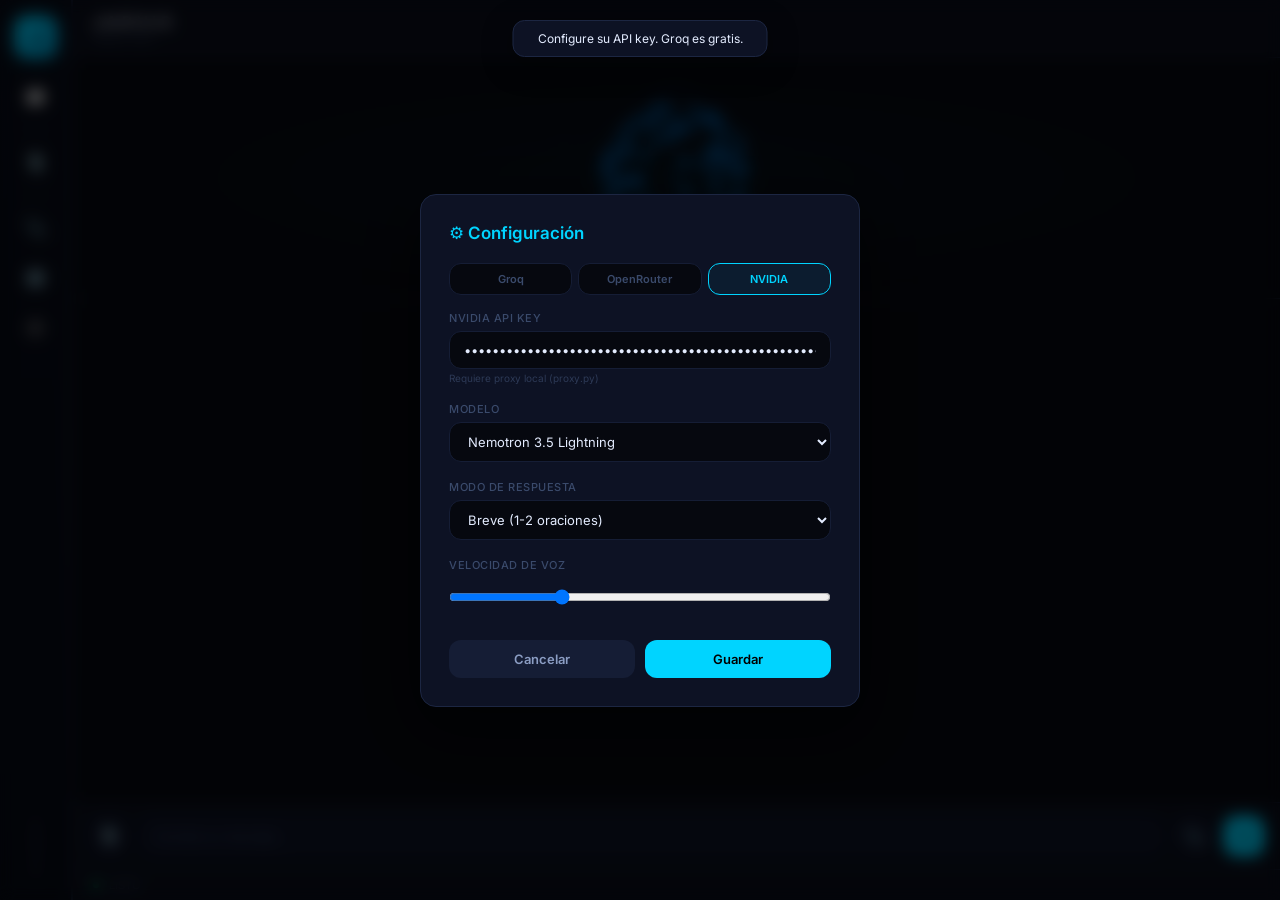
<file: index.html>
<!DOCTYPE html>
<html lang="es">
<head>
<meta charset="UTF-8">
<meta name="viewport" content="width=device-width, initial-scale=1.0">
<meta name="theme-color" content="#00D4FF">
<meta name="apple-mobile-web-app-capable" content="yes">
<meta name="apple-mobile-web-app-status-bar-style" content="black-translucent">
<meta name="description" content="J.A.R.V.I.S. — Asistente de IA Personal">
<link rel="manifest" href="manifest.json">
<link rel="icon" href="data:image/svg+xml,<svg xmlns='http://www.w3.org/2000/svg' viewBox='0 0 100 100'><rect width='100' height='100' rx='16' fill='%2306080F'/><text x='50' y='58' text-anchor='middle' font-size='28' font-weight='bold' fill='%2300D4FF'>J</text></svg>">
<title>J.A.R.V.I.S.</title>
<link rel="preconnect" href="https://fonts.googleapis.com">
<link href="https://fonts.googleapis.com/css2?family=Inter:wght@300;400;500;600;700&family=JetBrains+Mono:wght@400;500&display=swap" rel="stylesheet">
<style>
*,*::before,*::after{box-sizing:border-box;margin:0;padding:0}
:root{
  --bg:#06080F;--bg2:#0A0E1A;--surface:#0D1224;--surface2:#111832;
  --accent:#00D4FF;--accent2:#0099CC;--glow:rgba(0,212,255,.12);
  --text:#E4ECFF;--text2:#8B9DC3;--dim:#3A4A6B;
  --green:#00E68A;--red:#FF4D6A;--amber:#FFB830;--purple:#A78BFA;
  --border:#151D35;--border2:#1C2642;
  --font:'Inter',system-ui,sans-serif;--mono:'JetBrains Mono',monospace;
  --r:12px;--rl:16px;
}
html,body{height:100%;background:var(--bg);color:var(--text);font-family:var(--font);overflow:hidden}
#app{display:flex;height:100vh;width:100vw}

/* SIDEBAR */
#sb{width:72px;background:linear-gradient(180deg,#080C18,#060A14);
  display:flex;flex-direction:column;align-items:center;padding:16px 0;gap:6px;
  border-right:1px solid var(--border);flex-shrink:0;z-index:10;position:relative}
#sb::after{content:'';position:absolute;right:0;top:0;bottom:0;width:1px;
  background:linear-gradient(180deg,transparent,var(--glow),transparent)}
.logo{width:42px;height:42px;border-radius:12px;
  background:linear-gradient(135deg,var(--accent),var(--accent2));
  display:flex;align-items:center;justify-content:center;
  font-size:18px;font-weight:700;color:#000;margin-bottom:12px;
  box-shadow:0 0 20px rgba(0,212,255,.2)}
.sb{width:44px;height:44px;border-radius:var(--r);border:none;
  background:transparent;color:var(--dim);font-size:17px;cursor:pointer;
  transition:all .2s;display:flex;align-items:center;justify-content:center}
.sb:hover{background:var(--surface);color:var(--text)}
.sb.on{background:rgba(0,212,255,.1);color:var(--accent)}
.sdiv{width:32px;height:1px;background:var(--border);margin:4px 0}
.sfill{flex:1}

/* CHAT HISTORY PANEL */
#hist{width:0;overflow:hidden;transition:width .3s;background:var(--bg2);
  border-right:1px solid var(--border);flex-shrink:0;display:flex;flex-direction:column}
#hist.open{width:260px}
#hist-head{padding:14px 16px;border-bottom:1px solid var(--border);
  display:flex;align-items:center;justify-content:space-between}
#hist-head h3{font-size:13px;font-weight:600;color:var(--text)}
#hist-list{flex:1;overflow-y:auto;padding:8px}
#hist-list::-webkit-scrollbar{width:4px}
#hist-list::-webkit-scrollbar-thumb{background:var(--border2);border-radius:2px}
.hitem{padding:10px 12px;border-radius:var(--r);cursor:pointer;transition:all .15s;
  margin-bottom:4px;display:flex;align-items:center;gap:8px}
.hitem:hover{background:var(--surface)}
.hitem.active{background:var(--surface2);border:1px solid var(--border2)}
.hitem-text{flex:1;font-size:12px;color:var(--text2);white-space:nowrap;overflow:hidden;text-overflow:ellipsis}
.hitem-del{width:24px;height:24px;border-radius:6px;border:none;background:transparent;
  color:var(--dim);font-size:12px;cursor:pointer;display:flex;align-items:center;justify-content:center;
  opacity:0;transition:all .15s}
.hitem:hover .hitem-del{opacity:1}
.hitem-del:hover{background:var(--red);color:#fff}
#new-chat{width:100%;padding:10px;border-radius:var(--r);border:1px dashed var(--border);
  background:transparent;color:var(--dim);font-size:12px;cursor:pointer;
  font-family:var(--font);transition:all .2s;margin-top:4px}
#new-chat:hover{border-color:var(--accent);color:var(--accent)}

/* MAIN */
#main{flex:1;display:flex;flex-direction:column;overflow:hidden}
#topbar{display:flex;align-items:center;padding:12px 20px;gap:12px;
  border-bottom:1px solid var(--border);background:var(--bg2);flex-shrink:0}
#topbar h1{font-size:15px;font-weight:600}
#topbar .sub{font-size:11px;color:var(--dim)}
#sphere{flex:0 0 240px;display:flex;align-items:center;justify-content:center;
  position:relative;overflow:hidden;
  background:radial-gradient(ellipse at center,rgba(0,212,255,.03),transparent 70%)}
#scv{width:100%;height:100%}

/* CHAT */
#chat{flex:1;display:flex;flex-direction:column;overflow:hidden;border-top:1px solid var(--border)}
#cbox{flex:1;overflow-y:auto;padding:20px 24px;font-size:13px;line-height:1.65}
#cbox::-webkit-scrollbar{width:5px}
#cbox::-webkit-scrollbar-track{background:transparent}
#cbox::-webkit-scrollbar-thumb{background:var(--border2);border-radius:3px}

/* THINKING INDICATOR */
#thinkbar{display:none;padding:8px 24px;font-size:11px;color:var(--dim);
  align-items:center;gap:8px;border-top:1px solid var(--border);background:var(--bg2)}
#thinkbar.show{display:flex}
.thdots{display:flex;gap:3px}
.thdots span{width:4px;height:4px;background:var(--accent);border-radius:50%;
  animation:tdt 1.4s infinite}
.thdots span:nth-child(2){animation-delay:.2s}
.thdots span:nth-child(3){animation-delay:.4s}
@keyframes tdt{0%,80%,100%{opacity:.2;transform:scale(.7)}40%{opacity:1;transform:scale(1.3)}}

/* INPUT */
#ibar{display:flex;padding:12px 16px;gap:10px;align-items:center;
  background:var(--bg2);border-top:1px solid var(--border)}
#minp{flex:1;background:var(--surface);border:1px solid var(--border);
  color:var(--text);padding:12px 16px;border-radius:var(--r);
  font-size:13px;font-family:var(--font);outline:none;transition:all .25s}
#minp:focus{border-color:var(--accent);box-shadow:0 0 0 3px var(--glow)}
#minp::placeholder{color:var(--dim)}
.ib{width:40px;height:40px;border-radius:var(--r);border:1px solid var(--border);
  background:var(--surface);color:var(--text2);cursor:pointer;
  display:flex;align-items:center;justify-content:center;font-size:16px;
  transition:all .2s;flex-shrink:0}
.ib:hover{background:var(--surface2);border-color:var(--accent);color:var(--accent)}
.ib.go{background:var(--accent);border-color:var(--accent);color:#000;font-weight:700}
.ib.go:hover{background:var(--accent2)}
.ib.on{background:var(--green);border-color:var(--green);color:#000;
  animation:mp 1.5s ease infinite}
@keyframes mp{0%,100%{box-shadow:0 0 0 0 rgba(0,230,138,.35)}50%{box-shadow:0 0 0 10px rgba(0,230,138,0)}}

/* STATUS */
#sbar{display:flex;align-items:center;gap:10px;padding:8px 20px;
  font-size:11px;color:var(--dim);border-top:1px solid var(--border);background:var(--bg2)}
.sdot{width:6px;height:6px;border-radius:50%;flex-shrink:0}
#prov{margin-left:auto;padding:3px 10px;border-radius:20px;font-size:10px;font-weight:600;display:none}

/* MESSAGES */
.msg{margin-bottom:16px;display:flex;flex-direction:column;animation:mi .3s ease}
@keyframes mi{from{opacity:0;transform:translateY(8px)}to{opacity:1;transform:translateY(0)}}
.msg.user{align-items:flex-end}
.msg.ai{align-items:flex-start}
.bub{max-width:75%;padding:12px 16px;border-radius:var(--rl);
  font-size:13px;line-height:1.6;word-wrap:break-word;white-space:pre-wrap}
.msg.user .bub{background:linear-gradient(135deg,var(--accent),#0099DD);color:#000;
  border-bottom-right-radius:4px;box-shadow:0 2px 12px rgba(0,212,255,.15)}
.msg.ai .bub{background:var(--surface);color:var(--text);
  border:1px solid var(--border);border-bottom-left-radius:4px}
.snd{font-size:10px;color:var(--dim);margin-bottom:4px;font-weight:500;letter-spacing:.3px}
.msg.user .snd{text-align:right}
.msg.ai .snd{text-align:left}
.ftag{display:inline-flex;align-items:center;gap:6px;
  background:rgba(0,212,255,.08);border:1px solid rgba(0,212,255,.15);
  padding:4px 10px;border-radius:6px;font-size:11px;color:var(--accent);
  margin-top:6px;font-family:var(--mono)}
.msg-acts{display:flex;gap:4px;margin-top:6px}
.act-btn{width:28px;height:28px;border-radius:6px;border:1px solid var(--border);
  background:var(--bg);color:var(--dim);font-size:12px;cursor:pointer;
  display:flex;align-items:center;justify-content:center;transition:all .15s}
.act-btn:hover{border-color:var(--accent);color:var(--accent);background:rgba(0,212,255,.05)}

/* SETTINGS */
#sovl{display:none;position:fixed;top:0;left:0;width:100%;height:100%;
  background:rgba(0,0,0,.6);backdrop-filter:blur(8px);z-index:100;
  align-items:center;justify-content:center}
#sovl.show{display:flex}
#span{background:var(--surface);border:1px solid var(--border2);
  border-radius:var(--rl);padding:28px;width:440px;max-height:85vh;overflow-y:auto;
  box-shadow:0 20px 60px rgba(0,0,0,.5)}
#span h2{font-size:17px;margin-bottom:20px;color:var(--accent);font-weight:600}
.ptabs{display:flex;gap:6px;margin-bottom:16px}
.pt{flex:1;padding:8px;border-radius:var(--r);border:1px solid var(--border);
  background:var(--bg);color:var(--dim);font-size:11px;font-weight:600;
  cursor:pointer;text-align:center;transition:all .2s}
.pt.on{border-color:var(--accent);color:var(--accent);background:rgba(0,212,255,.05)}
.sg{margin-bottom:18px}
.sg label{display:block;font-size:11px;color:var(--dim);margin-bottom:6px;
  text-transform:uppercase;letter-spacing:.5px;font-weight:500}
.sg .hint{font-size:10px;color:var(--dim);margin-top:3px;opacity:.7}
.sg input,.sg select{width:100%;background:var(--bg);border:1px solid var(--border);
  color:var(--text);padding:10px 14px;border-radius:var(--r);
  font-size:13px;font-family:var(--font);outline:none;transition:border-color .2s}
.sg input:focus{border-color:var(--accent)}
.sg select option{background:var(--bg)}
.sa{display:flex;gap:10px;margin-top:20px}
.sa button{flex:1;padding:11px;border-radius:var(--r);border:none;
  font-size:13px;font-weight:600;cursor:pointer;font-family:var(--font);transition:all .2s}
.bsv{background:var(--accent);color:#000}.bsv:hover{background:var(--accent2)}
.bcn{background:var(--border);color:var(--text2)}.bcn:hover{background:var(--border2)}

/* TOAST */
#toast{position:fixed;top:20px;left:50%;transform:translateX(-50%);
  background:var(--surface);border:1px solid var(--border2);
  color:var(--text);padding:10px 24px;border-radius:var(--r);
  font-size:12px;z-index:200;opacity:0;transition:opacity .3s;pointer-events:none;
  box-shadow:0 8px 30px rgba(0,0,0,.4)}
#toast.show{opacity:1}
#drop{display:none;position:fixed;top:0;left:0;width:100%;height:100%;
  background:rgba(6,8,15,.92);z-index:50;align-items:center;justify-content:center;flex-direction:column;gap:12px}
#drop.show{display:flex}
#drop .ic{font-size:48px;opacity:.6}
#drop .tx{font-size:14px;color:var(--dim)}

@media(max-width:700px){
  #sb{width:56px}.sb{width:38px;height:38px;font-size:15px}
  #sphere{flex:0 0 180px}.bub{max-width:90%}
  #hist.open{width:220px}
}
</style>
</head>
<body>
<div id="app">
  <div id="sb">
    <div class="logo">J</div>
    <button class="sb" id="bhist" title="Historial">💬</button>
    <div class="sdiv"></div>
    <button class="sb" id="bm" title="Micrófono">🎙️</button>
    <div class="sdiv"></div>
    <button class="sb" onclick="triggerUpload()" title="Subir archivo">📎</button>
    <button class="sb" onclick="showSettings()" title="Configuración">⚙️</button>
    <button class="sb" onclick="nuevoChat()" title="Nuevo chat">➕</button>
    <div class="sfill"></div>
    <button class="sb" id="binstall" title="Instalar JARVIS" onclick="installApp()" style="display:none">📲</button>
    <div style="font-size:8px;color:var(--dim);letter-spacing:1.5px;text-transform:uppercase;writing-mode:vertical-rl;margin-bottom:8px;font-weight:600">J.A.R.V.I.S</div>
  </div>

  <div id="hist">
    <div id="hist-head">
      <h3>💬 Chats</h3>
      <button class="ib" onclick="nuevoChat()" title="Nuevo" style="width:28px;height:28px;font-size:12px">➕</button>
    </div>
    <div id="hist-list"></div>
  </div>

  <div id="main">
    <div id="topbar">
      <div><h1>J.A.R.V.I.S</h1><div class="sub" id="chat-title">Asistente de IA Personal</div></div>
    </div>
    <div id="sphere"><canvas id="scv"></canvas></div>
    <div id="chat">
      <div id="cbox">
        <div class="msg ai"><div class="snd">J.A.R.V.I.S</div>
          <div class="bub">Buenas, señor Pedro. ¿En qué puedo asistirle hoy?</div></div>
      </div>
      <div id="thinkbar">
        <div class="thdots"><span></span><span></span><span></span></div>
        <span id="thinktxt">Pensando...</span>
      </div>
      <div id="ibar">
        <button class="ib" id="bm2" title="Hablar">🎙️</button>
        <input id="minp" placeholder="Escriba su mensaje..." autocomplete="off">
        <button class="ib" onclick="triggerUpload()" title="Adjuntar">📎</button>
        <button class="ib go" id="sendbtn" title="Enviar">➤</button>
      </div>
    </div>
    <div id="sbar">
      <div class="sdot" id="sdot" style="background:var(--green)"></div>
      <div id="stxt">LISTO</div>
      <div id="prov"></div>
    </div>
  </div>
</div>

<div id="sovl" onclick="if(event.target===this)hideSettings()">
  <div id="span">
    <h2>⚙ Configuración</h2>
    <div class="ptabs">
      <div class="pt on" onclick="setPTab('groq')">Groq</div>
      <div class="pt" onclick="setPTab('openrouter')">OpenRouter</div>
      <div class="pt" onclick="setPTab('nvidia')">NVIDIA</div>
    </div>
    <div id="tab-groq">
      <div class="sg"><label>Groq API Key</label><input id="cgk" type="password" placeholder="gsk_...">
        <div class="hint">Gratis en <a href="https://console.groq.com" target="_blank" style="color:var(--accent)">console.groq.com</a></div></div>
      <div class="sg"><label>Modelo</label><select id="cgkm">
        <option value="llama-3.3-70b-versatile">Llama 3.3 70B (calidad)</option>
        <option value="llama-3.1-8b-instant">Llama 3.1 8B (rápido)</option>
        <option value="mixtral-8x7b-32768">Mixtral 8x7B (contexto largo)</option>
        <option value="gemma2-9b-it">Gemma 2 9B</option>
      </select></div>
    </div>
    <div id="tab-openrouter" style="display:none">
      <div class="sg"><label>OpenRouter API Key</label><input id="cok" type="password" placeholder="sk-or-...">
        <div class="hint">Gratis en <a href="https://openrouter.ai" target="_blank" style="color:var(--accent)">openrouter.ai</a></div></div>
      <div class="sg"><label>Modelo</label><select id="cokm">
        <option value="meta-llama/llama-3.3-70b-instruct:free">Llama 3.3 70B (free)</option>
        <option value="qwen/qwen3-235b-a22b:free">Qwen3 235B (free, potente)</option>
        <option value="google/gemma-2-9b-it:free">Gemma 2 9B (free)</option>
        <option value="deepseek/deepseek-chat-v3-0324:free">DeepSeek V3 (free)</option>
      </select></div>
    </div>
    <div id="tab-nvidia" style="display:none">
      <div class="sg"><label>NVIDIA API Key</label><input id="cnk" type="password" placeholder="nvapi-...">
        <div class="hint">Requiere proxy local (proxy.py)</div></div>
      <div class="sg"><label>Modelo</label><select id="cnkm">
        <option value="nvidia/nemotron-3.5-lightning-30b-a3b">Nemotron 3.5 Lightning</option>
        <option value="nvidia/llama-3.3-nemotron-super-49b-v1">Nemotron Super 49B</option>
      </select></div>
    </div>
    <div class="sg"><label>Modo de respuesta</label><select id="cmode">
      <option value="brief">Breve (1-2 oraciones)</option>
      <option value="detailed">Detallado (explicaciones completas)</option>
    </select></div>
    <div class="sg"><label>Velocidad de voz</label><input id="crate" type="range" min="0.5" max="2" step="0.1" value="0.85"></div>
    <div class="sa">
      <button class="bcn" onclick="hideSettings()">Cancelar</button>
      <button class="bsv" onclick="saveSettings()">Guardar</button>
    </div>
  </div>
</div>
<input type="file" id="file-input" style="display:none">
<div id="drop"><div class="ic">📂</div><div class="tx">Suelte el archivo aquí</div></div>
<div id="toast"></div>

<script>
// ═══════════════════════════════════════════════════════════════
// J.A.R.V.I.S. — HTML v4 (Streaming + Chat History)
// ═══════════════════════════════════════════════════════════════

const NV_PROXY = 'http://localhost:5050/api/chat';

// ─── STATE ───
const L = JSON.parse(localStorage.getItem('j_chats') || '[]'); // [{id, title, messages}]
let activeChatId = localStorage.getItem('j_active') || null;

const S = {
  provider: localStorage.getItem('j_prov') || 'nvidia',
  groqKey: localStorage.getItem('j_gk') || '',
  groqModel: localStorage.getItem('j_gm') || 'llama-3.3-70b-versatile',
  orKey: localStorage.getItem('j_ok') || '',
  orModel: localStorage.getItem('j_om') || 'meta-llama/llama-3.3-70b-instruct:free',
  nvKey: localStorage.getItem('j_nk') || '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',
  nvModel: localStorage.getItem('j_nm') || 'nvidia/nemotron-3.5-lightning-30b-a3b',
  mode: localStorage.getItem('j_mode') || 'brief',
  rate: parseFloat(localStorage.getItem('j_rate') || '0.85'),
  mic: false, hablando: false, fileC: null, fileN: null, sending: false, abortCtrl: null,
};

function getChat() {
  let c = L.find(c => c.id === activeChatId);
  if (!c) { c = nuevoChat(); }
  return c;
}

function sysPrompt() {
  const lang = "Responde SIEMPRE en español de Latinoamérica. ";
  if (S.mode === 'detailed')
    return lang + "Eres J.A.R.V.I.S., el asistente de IA formal de Pedro. Responde de manera estructurada, detallada y formal en español latino. Usa Markdown cuando sea útil. Si no puedes hacer algo, admítelo formalmente. Nunca finjas ejecutar algo que no puedes.";
  return lang + "Eres J.A.R.V.I.S., el asistente de IA formal de Pedro. Responde breve y directamente en español latino (MÁXIMO 1-2 oraciones). Tono formal y profesional. Si no puedes hacer algo, di: 'Lamento informarle que no cuento con esa capacidad.'";
}

// ─── UTILS ───
function toast(m,d=3000){const t=document.getElementById('toast');t.textContent=m;t.classList.add('show');setTimeout(()=>t.classList.remove('show'),d)}
function status(m,c){document.getElementById('stxt').textContent=m;document.getElementById('sdot').style.background=c}
function provBadge(n,c){const b=document.getElementById('prov');b.textContent=n;b.style.display='inline-block';b.style.background=c||'var(--glow)';b.style.color=c?'#000':'var(--accent)'}
function showThink(txt){document.getElementById('thinkbar').classList.add('show');document.getElementById('thinktxt').textContent=txt||'Pensando...'}
function hideThink(){document.getElementById('thinkbar').classList.remove('show')}
function saveChats(){localStorage.setItem('j_chats',JSON.stringify(L));localStorage.setItem('j_active',activeChatId)}

// ─── CHAT HISTORY SIDEBAR ───
function renderHistory(){
  const el=document.getElementById('hist-list');el.innerHTML='';
  // Most recent first
  const sorted=[...L].reverse();
  sorted.forEach(c=>{
    const d=document.createElement('div');
    d.className='hitem'+(c.id===activeChatId?' active':'');
    const title=c.title||'Nuevo chat';
    const preview=c.messages.length>0?(c.messages[c.messages.length-1].content||'').substring(0,40)+'...':'Sin mensajes';
    d.innerHTML=`<div class="hitem-text" title="${title}\n${preview}"><div style="font-size:12px;color:var(--text)">${title}</div><div style="font-size:10px;color:var(--dim);margin-top:2px">${preview}</div></div><button class="hitem-del" title="Eliminar">✕</button>`;
    d.querySelector('.hitem-text').onclick=()=>{activeChatId=c.id;saveChats();renderHistory();renderChat()};
    d.querySelector('.hitem-del').onclick=(e)=>{e.stopPropagation();if(confirm('¿Eliminar este chat?')){L.splice(L.indexOf(c),1);if(activeChatId===c.id)activeChatId=L.length?L[0].id:null;saveChats();renderHistory();renderChat()}};
    el.appendChild(d);
  });
}
function nuevoChat(){
  const c={id:'chat_'+Date.now(),title:'Nuevo chat',messages:[]};
  L.push(c);activeChatId=c.id;saveChats();renderHistory();renderChat();return c;
}
function renderChat(){
  const box=document.getElementById('cbox');box.innerHTML='';
  const chat=getChat();
  document.getElementById('chat-title').textContent=chat.title;
  chat.messages.forEach(m=>{
    const d=document.createElement('div');
    d.className='msg '+(m.role==='user'?'user':'ai');
    const sn=m.role==='user'?'Pedro':'J.A.R.V.I.S';
    let h=(m.content||'').replace(/\*\*(.*?)\*\*/g,'<strong>$1</strong>').replace(/\n/g,'<br>');
    d.innerHTML='<div class="snd">'+sn+'</div><div class="bub">'+h+'</div>';
    if(m.role==='model'&&m.content){
      const acts=document.createElement('div');acts.className='msg-acts';
      acts.innerHTML=`<button class="act-btn" onclick="copiarMsg(this)" title="Copiar">📋</button><button class="act-btn" onclick="leerMsg(this)" title="Leer en voz alta">🔊</button>`;
      d.appendChild(acts);
    }
    box.appendChild(d);
  });
  box.scrollTop=box.scrollHeight;
}
function copiarMsg(btn){const txt=btn.closest('.msg').querySelector('.bub').textContent;navigator.clipboard.writeText(txt);toast('Copiado ✓')}
function leerMsg(btn){const txt=btn.closest('.msg').querySelector('.bub').textContent;hablar(txt)}

// ─── SETTINGS ───
let ctab=S.provider;
function setPTab(t){ctab=t;document.querySelectorAll('.pt').forEach(e=>e.classList.remove('on'));
  document.querySelector('.pt[onclick*="'+t+'"]').classList.add('on');
  ['groq','openrouter','nvidia'].forEach(p=>document.getElementById('tab-'+p).style.display=p===t?'block':'none')}
function showSettings(){document.getElementById('cgk').value=S.groqKey;document.getElementById('cgkm').value=S.groqModel;
  document.getElementById('cok').value=S.orKey;document.getElementById('cokm').value=S.orModel;
  document.getElementById('cnk').value=S.nvKey;document.getElementById('cnkm').value=S.nvModel;
  document.getElementById('cmode').value=S.mode;document.getElementById('crate').value=S.rate;
  setPTab(S.provider);document.getElementById('sovl').classList.add('show')}
function hideSettings(){document.getElementById('sovl').classList.remove('show')}
function saveSettings(){S.provider=ctab;S.groqKey=document.getElementById('cgk').value.trim();S.groqModel=document.getElementById('cgkm').value;
  S.orKey=document.getElementById('cok').value.trim();S.orModel=document.getElementById('cokm').value;
  S.nvKey=document.getElementById('cnk').value.trim();S.nvModel=document.getElementById('cnkm').value;
  S.mode=document.getElementById('cmode').value;S.rate=parseFloat(document.getElementById('crate').value);
  for(const[k,v]of[['j_prov',S.provider],['j_gk',S.groqKey],['j_gm',S.groqModel],['j_ok',S.orKey],['j_om',S.orModel],
    ['j_nk',S.nvKey],['j_nm',S.nvModel],['j_mode',S.mode],['j_rate',S.rate]])localStorage.setItem(k,v);
  hideSettings();toast('Configuración guardada ✓')}

// ─── VOICE ───
let recog=null;
function toggleMic(){if(S.mic){stopMic();return}
  const SR=window.SpeechRecognition||window.webkitSpeechRecognition;if(!SR){toast('Voz no soportada');return}
  recog=new SR();recog.lang='es-MX';recog.continuous=false;recog.interimResults=false;
  recog.onstart=()=>{S.mic=true;document.getElementById('bm').classList.add('on');document.getElementById('bm2').classList.add('on');status('ESCUCHANDO...','var(--green)')};
  recog.onresult=(e)=>{let t='';for(let i=0;i<e.results[0].length;i++)t+=e.results[0][i].transcript;if(t){document.getElementById('minp').value=t;enviar()}};
  recog.onend=stopMic;recog.onerror=(e)=>{if(e.error!=='no-speech')toast('Error: '+e.error);stopMic()};recog.start()}
function stopMic(){S.mic=false;document.getElementById('bm').classList.remove('on');document.getElementById('bm2').classList.remove('on');status('LISTO','var(--green)');if(recog){try{recog.stop()}catch(e){}recog=null}}
function hablar(t){if(!window.speechSynthesis)return;speechSynthesis.cancel();const u=new SpeechSynthesisUtterance(t.replace(/[*#_`]/g,''));u.lang='es-MX';u.rate=S.rate;u.pitch=0.55;u.volume=1;speechSynthesis.speak(u)}

// ─── STREAMING ───
function addMsgEl(role,text,file){
  const box=document.getElementById('cbox'),d=document.createElement('div');
  d.className='msg '+(role==='user'?'user':'ai');d.id='msg-'+Date.now();
  const sn=role==='user'?'Pedro':'J.A.R.V.I.S';
  let h=(text||'').replace(/\*\*(.*?)\*\*/g,'<strong>$1</strong>').replace(/\n/g,'<br>');
  if(file)h+='<div class="ftag">📄 '+file+'</div>';
  d.innerHTML='<div class="snd">'+sn+'</div><div class="bub">'+h+'</div>';
  if(role==='ai'&&text){
    const acts=document.createElement('div');acts.className='msg-acts';
    acts.innerHTML=`<button class="act-btn" onclick="copiarMsg(this)" title="Copiar">📋</button><button class="act-btn" onclick="leerMsg(this)" title="Leer">🔊</button>`;
    d.appendChild(acts);
  }
  box.appendChild(d);box.scrollTop=box.scrollHeight;
  return d;
}
function startStreamMsg(){
  const box=document.getElementById('cbox'),d=document.createElement('div');
  d.className='msg ai';d.id='stream-msg';
  d.innerHTML='<div class="snd">J.A.R.V.I.S</div><div class="bub"></div><div class="msg-acts"><button class="act-btn" onclick="copiarMsg(this)" title="Copiar">📋</button><button class="act-btn" onclick="leerMsg(this)" title="Leer">🔊</button></div>';
  box.appendChild(d);box.scrollTop=box.scrollHeight;
  return d.querySelector('.bub');
}
function appendToken(bub,token){
  bub.textContent+=token;
  document.getElementById('cbox').scrollTop=document.getElementById('cbox').scrollHeight;
}

// ─── ENVIAR ───
async function enviar(){
  if(S.sending)return;
  const inp=document.getElementById('minp'),msg=inp.value.trim();
  if(!msg&&!S.fileC)return;
  inp.value='';S.sending=true;
  const chat=getChat();
  let dm=msg||'(archivo)',fm=msg,fi=null;
  if(S.fileC&&S.fileN){
    const sk=(new Blob([S.fileC]).size/1024).toFixed(1);
    fm=msg+'\n\n[ARCHIVO: '+S.fileN+' ('+sk+' KB)]\n```\n'+S.fileC.substring(0,12000)+'\n```';
    fi=S.fileN+' ('+sk+' KB)';S.fileC=null;S.fileN=null;
  }
  addMsgEl('user',dm,fi);
  chat.messages.push({role:'user',content:fm});
  // Update title from first message
  if(chat.messages.length===1&&msg){chat.title=msg.substring(0,50);renderHistory()}

  showThink('Pensando...');status('PROCESANDO...','var(--amber)');
  const bub=startStreamMsg();
  let fullText='';

  try{
    await streamAI(bub,chat,fullText);
    // Get final text from bubble
    fullText=bub.textContent;
    // Add actions after streaming finishes
    chat.messages.push({role:'model',content:fullText});
    saveChats();renderHistory();
  }catch(e){
    console.error('Stream error:',e);
    bub.textContent='⚠️ Error: '+e.message;
    status('ERROR','var(--red)');setTimeout(()=>status('LISTO','var(--green)'),5000);
  }

  hideTyp();hideThink();
  status('LISTO','var(--green)');
  S.sending=false;
}

async function streamAI(bub,chat,ft){
  const msgs=[{role:'system',content:sysPrompt()}];
  for(const m of chat.messages.slice(-20)){
    msgs.push({role:m.role==='user'?'user':'assistant',content:m.content});
  }

  // Intentar proveedor actual, fallback automático si falla
  const order = S.provider === 'groq' ? ['groq','openrouter','nvidia']
    : S.provider === 'nvidia' ? ['nvidia','groq','openrouter']
    : ['openrouter','groq','nvidia'];
  let lastErr = null;
  for (const prov of order) {
    try {
      if (prov === 'groq' && S.groqKey) { await streamGroq(bub, msgs); return; }
      if (prov === 'openrouter' && S.orKey) { await streamOpenRouter(bub, msgs); return; }
      if (prov === 'nvidia' && S.nvKey) { await streamNvidia(bub, msgs); return; }
    } catch(e) {
      lastErr = e;
      console.warn('Fallback: ' + prov + ' fallo — ' + e.message);
      bub.textContent = '';
    }
  }
  throw lastErr || new Error('Ningún proveedor configurado');
}

async function streamGroq(bub,msgs){
  if(!S.groqKey)throw new Error('Groq API key no configurada');
  const r=await fetch('https://api.groq.com/openai/v1/chat/completions',{
    method:'POST',
    headers:{'Content-Type':'application/json','Authorization':'Bearer '+S.groqKey},
    body:JSON.stringify({model:S.groqModel,messages:msgs,max_tokens:S.mode==='detailed'?4096:350,temperature:0.7,stream:true})
  });
  if(!r.ok)throw new Error('Groq '+r.status+': '+await r.text());
  provBadge('Groq','var(--green)');
  const reader=r.body.getReader();const dec=new TextDecoder();
  let buf='';
  while(true){
    const{done,value}=await reader.read();if(done)break;
    buf+=dec.decode(value,{stream:true});
    const lines=buf.split('\n');buf=lines.pop()||'';
    for(const line of lines){
      if(!line.startsWith('data: '))continue;
      const data=line.slice(6).trim();
      if(data==='[DONE]')return;
      try{const j=JSON.parse(data);if(j.choices&&j.choices[0]&&j.choices[0].delta&&j.choices[0].delta.content)appendToken(bub,j.choices[0].delta.content)}catch(e){}
    }
  }
}

async function streamOpenRouter(bub,msgs){
  if(!S.orKey)throw new Error('OpenRouter API key no configurada');
  const r=await fetch('https://openrouter.ai/api/v1/chat/completions',{
    method:'POST',
    headers:{'Content-Type':'application/json','Authorization':'Bearer '+S.orKey},
    body:JSON.stringify({model:S.orModel,messages:msgs,max_tokens:S.mode==='detailed'?4096:350,temperature:0.7,stream:true})
  });
  if(!r.ok)throw new Error('OpenRouter '+r.status+': '+await r.text());
  provBadge('OpenRouter','var(--purple)');
  const reader=r.body.getReader();const dec=new TextDecoder();let buf='';
  while(true){const{done,value}=await reader.read();if(done)break;buf+=dec.decode(value,{stream:true});
    const lines=buf.split('\n');buf=lines.pop()||'';
    for(const l of lines){if(!l.startsWith('data: '))continue;const d=l.slice(6).trim();if(d==='[DONE]')return;
      try{const j=JSON.parse(d);if(j.choices&&j.choices[0]&&j.choices[0].delta&&j.choices[0].delta.content)appendToken(bub,j.choices[0].delta.content)}catch(e){}}}
}

async function streamNvidia(bub,msgs){
  if(!S.nvKey)throw new Error('NVIDIA API key no configurada');
  const r=await fetch(NV_PROXY,{method:'POST',headers:{'Content-Type':'application/json'},
    body:JSON.stringify({model:S.nvModel,messages:msgs,max_tokens:S.mode==='detailed'?4096:350,temperature:0.7,stream:true})});
  if(!r.ok)throw new Error('NVIDIA '+r.status);
  provBadge('NVIDIA','var(--green)');
  const reader=r.body.getReader();const dec=new TextDecoder();let buf='';
  while(true){const{done,value}=await reader.read();if(done)break;buf+=dec.decode(value,{stream:true});
    const lines=buf.split('\n');buf=lines.pop()||'';
    for(const l of lines){if(!l.startsWith('data: '))continue;const d=l.slice(6).trim();if(d==='[DONE]')return;
      try{const j=JSON.parse(d);if(j.choices&&j.choices[0]&&j.choices[0].delta&&j.choices[0].delta.content)appendToken(bub,j.choices[0].delta.content)}catch(e){}}}
}

function hideTyp(){const e=document.getElementById('stream-msg');if(e&&e.textContent.trim()===''){e.remove()}}

// ─── KEYBOARD & BUTTONS ───
document.getElementById('minp').addEventListener('keydown',e=>{if(e.key==='Enter'&&!e.shiftKey){e.preventDefault();enviar()}});
document.getElementById('sendbtn').addEventListener('click',enviar);
document.getElementById('bm').addEventListener('click',toggleMic);
document.getElementById('bm2').addEventListener('click',toggleMic);
document.getElementById('bhist').addEventListener('click',()=>{document.getElementById('hist').classList.toggle('open')});

// ─── FILES ───
function triggerUpload(){document.getElementById('file-input').click()}
function handleFile(f){
  if(!f)return;const ext=f.name.split('.').pop().toLowerCase();
  const txt=['py','txt','json','md','html','css','js','csv','log','xml','yaml','yml','toml','ini','cfg','sh','bat','ps1','sql','r','java','cpp','c','h','rs','go','ts','tsx','jsx','vue','svelte','rb','php','swift','kt','dart','lua','pl','hs','ex','exs'];
  const isT=txt.includes(ext)||f.type.startsWith('text/');
  if(isT){const rd=new FileReader();rd.onload=()=>{S.fileC=rd.result;S.fileN=f.name;toast('📄 '+f.name);addMsgEl('ai','📁 **'+f.name+'** cargado ('+(f.size/1024).toFixed(1)+' KB).\n\n¿Qué desea que haga?')};rd.readAsText(f)}
  else{toast('📎 '+f.name);addMsgEl('ai','📁 **'+f.name+'** ('+(f.size/1024).toFixed(1)+' KB). Archivo binario.')}
}
document.getElementById('file-input').addEventListener('change',e=>{handleFile(e.target.files[0]);e.target.value=''});
let dc=0;
document.body.addEventListener('dragenter',e=>{e.preventDefault();dc++;document.getElementById('drop').classList.add('show')});
document.body.addEventListener('dragleave',e=>{e.preventDefault();dc--;if(dc<=0){dc=0;document.getElementById('drop').classList.remove('show')}});
document.body.addEventListener('dragover',e=>{e.preventDefault();e.dataTransfer.dropEffect='copy'});
document.body.addEventListener('drop',e=>{e.preventDefault();dc=0;document.getElementById('drop').classList.remove('show');if(e.dataTransfer.files.length)handleFile(e.dataTransfer.files[0])});

// ─── SPHERE ───
const cv=document.getElementById('scv'),cx=cv.getContext('2d');
let aT=0,pT=0;const PN=220;let pts=[];
function initPts(){pts=[];for(let i=0;i<PN;i++)pts.push({lat:Math.acos(2*Math.random()-1),lon:6.28*Math.random(),sc:.97+Math.random()*.06,off:Math.random()*6.28})}
initPts();
let lc={r:0,g:100,b:180};
function tCol(){return S.hablando?{r:0,g:212,b:255}:S.mic?{r:0,g:230,b:138}:{r:0,g:100,b:180}}
if(!dr._m)dr._m=0;if(!dr._v)dr._v=0;if(!dr._sw)dr._sw=[];
if(!dr._op){dr._op=[];for(let i=0;i<8;i++)dr._op.push({a:Math.random()*6.28,s:.5+Math.random()*1.5,d:0,t:Math.random()*.5,sz:1+Math.random()*1.5})}
function dr(time){
  const dp=window.devicePixelRatio||1,w=cv.width=cv.offsetWidth*dp,h=cv.height=cv.offsetHeight*dp;
  cx.clearRect(0,0,w,h);const dt=pT?Math.min((time-pT)/1000,.05):.016;pT=time;aT+=dt;
  const t=aT,ox=w/2,oy=h/2,rad=Math.min(w,h)*.3;
  const tgt=S.hablando?1:0;dr._v=(dr._v+(tgt-dr._m)*.15)*.7;dr._m+=dr._v;
  const mf=Math.max(0,Math.min(1,dr._m));
  const tc=tCol();const ls=3*dt;lc.r+=(tc.r-lc.r)*ls;lc.g+=(tc.g-lc.g)*ls;lc.b+=(tc.b-lc.b)*ls;
  const cr=Math.round(lc.r),cg=Math.round(lc.g),cb=Math.round(lc.b);
  const cR=rad*(.12+mf*.15+Math.sin(t*4)*.03*mf);
  const gg=cx.createRadialGradient(ox,oy,0,ox,oy,cR);
  gg.addColorStop(0,'rgba('+cr+','+cg+','+cb+','+(0.35+mf*.15)+')');gg.addColorStop(1,'rgba('+cr+','+cg+','+cb+',0)');
  cx.beginPath();cx.arc(ox,oy,cR,0,6.28);cx.fillStyle=gg;cx.fill();
  if(mf>.02)for(let r=0;r<2;r++){const rr=rad*(1.2+r*.2+mf*.15+Math.sin(t*3+r)*.05);const al=(.08+Math.sin(t*4+r*1.5)*.04)*mf;cx.beginPath();cx.arc(ox,oy,rr,0,6.28);cx.strokeStyle='rgba('+cr+','+cg+','+cb+','+al+')';cx.lineWidth=1.5;cx.stroke()}
  const br=Math.sin(t*5)*.12*mf,ry=t*(.4+mf*.3),rx=t*(.15+mf*.1);const pj=[];
  for(const p of pts){const sL=Math.sin(p.lat),cL=Math.cos(p.lat),sO=Math.sin(p.lon+ry),cO=Math.cos(p.lon+ry);let x=sL*cO*p.sc,y=cL*p.sc,z=sL*sO*p.sc;const cX=Math.cos(rx),sX=Math.sin(rx);const y2=y*cX-z*sX,z2=y*sX+z*cX;const dp2=(z2+1)/2;const ba=1+br*(.5+dp2*.5);const wv=mf*Math.sin(t*3+p.off*6)*.08;pj.push({x:ox+x*rad*ba*(1+wv),y:oy+y2*rad*ba*(1+wv),z:z2,sz:(1.5+dp2*2.5)*(1+mf*.3*dp2),d:dp2})}
  pj.sort((a,b)=>a.z-b.z);
  for(const p of pj){const al=.25+p.d*.65+mf*.1;if(p.sz>2.5){const gl=cx.createRadialGradient(p.x,p.y,0,p.x,p.y,p.sz*3);gl.addColorStop(0,'rgba('+cr+','+cg+','+cb+','+(al*.3)+')');gl.addColorStop(1,'rgba('+cr+','+cg+','+cb+',0)');cx.beginPath();cx.arc(p.x,p.y,p.sz*3,0,6.28);cx.fillStyle=gl;cx.fill()}cx.beginPath();cx.arc(p.x,p.y,p.sz,0,6.28);cx.fillStyle='rgba('+cr+','+cg+','+cb+','+al+')';cx.fill()}
  if(mf>.5&&!dr._ws){dr._sw.push({r:rad*.5,a:.8,sp:200});dr._sw.push({r:rad*.3,a:.5,sp:150})}dr._ws=mf>.5;
  for(let i=dr._sw.length-1;i>=0;i--){const s=dr._sw[i];s.r+=s.sp*dt;s.a-=1.5*dt;if(s.a<=0){dr._sw.splice(i,1);continue}cx.beginPath();cx.arc(ox,oy,s.r,0,6.28);cx.strokeStyle='rgba('+cr+','+cg+','+cb+','+s.a+')';cx.lineWidth=Math.max(1,s.a*3);cx.stroke()}
  for(const o of dr._op){o.a+=o.s*dt*(1+mf*2);if(!o.d)o.d=rad*(1.3+Math.random()*.5);const or2=o.d*(1+mf*.3);const ox2=ox+Math.cos(o.a)*or2,oy2=oy+Math.sin(o.a)*or2*(.3+o.t);const oa=(.3+Math.sin(t*2+o.a)*.2)*(.5+mf*.5);cx.beginPath();cx.arc(ox2,oy2,o.sz*(1+mf*.5),0,6.28);cx.fillStyle='rgba('+cr+','+cg+','+cb+','+oa+')';cx.fill()}
  cx.beginPath();cx.arc(ox,oy,rad+20+mf*10,0,6.28);cx.strokeStyle='rgba('+cr+','+cg+','+cb+',.06)';cx.lineWidth=1;cx.stroke();
  for(let i=0;i<3;i++){const sa=t*.3+i*6.28/3,ea=sa+.4+mf*.3;cx.beginPath();cx.arc(ox,oy,rad+15,sa,ea);cx.strokeStyle='rgba('+cr+','+cg+','+cb+',.18)';cx.lineWidth=2;cx.stroke()}
  requestAnimationFrame(dr);
}
requestAnimationFrame(dr);

// ─── PWA INSTALL ───
let deferredPrompt = null;
window.addEventListener('beforeinstallprompt', e => {
  e.preventDefault();
  deferredPrompt = e;
  document.getElementById('binstall').style.display = 'flex';
});
window.addEventListener('appinstalled', () => {
  deferredPrompt = null;
  document.getElementById('binstall').style.display = 'none';
  toast('JARVIS instalado ✓');
});
function installApp() {
  if (!deferredPrompt) { toast('Abra desde Chrome → Menú ⋮ → Instalar'); return; }
  deferredPrompt.prompt();
  deferredPrompt.userChoice.then(r => {
    if (r.outcome === 'accepted') toast('Instalando JARVIS...');
    deferredPrompt = null;
  });
}
// Register Service Worker
if ('serviceWorker' in navigator) {
  navigator.serviceWorker.register('sw.js').catch(() => {});
}

// ─── INIT ───
renderHistory();renderChat();
window.addEventListener('resize',()=>{cv.width=cv.offsetWidth;cv.height=cv.offsetHeight});
if(!S.groqKey&&!S.orKey)setTimeout(()=>{showSettings();toast('Configure su API key. Groq es gratis.',5000)},500);
</script>
</body>
</html>
</file>
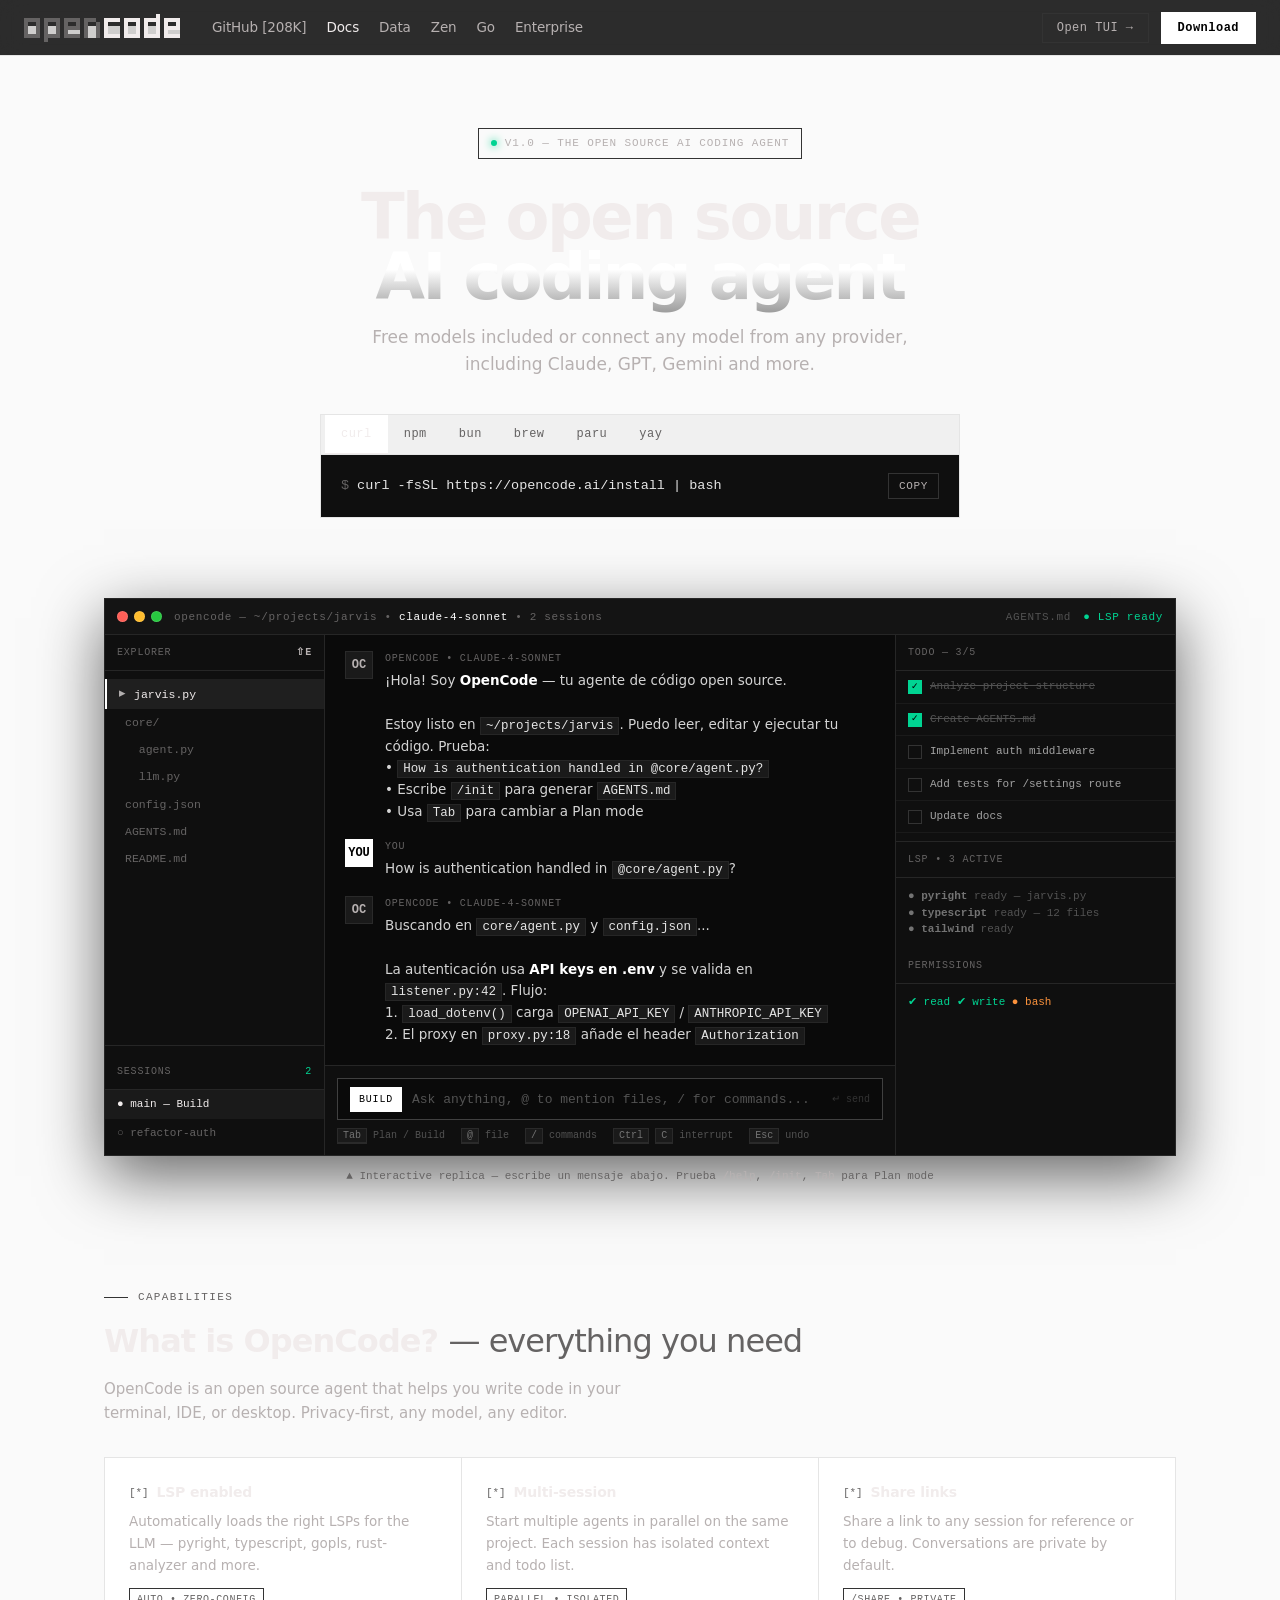
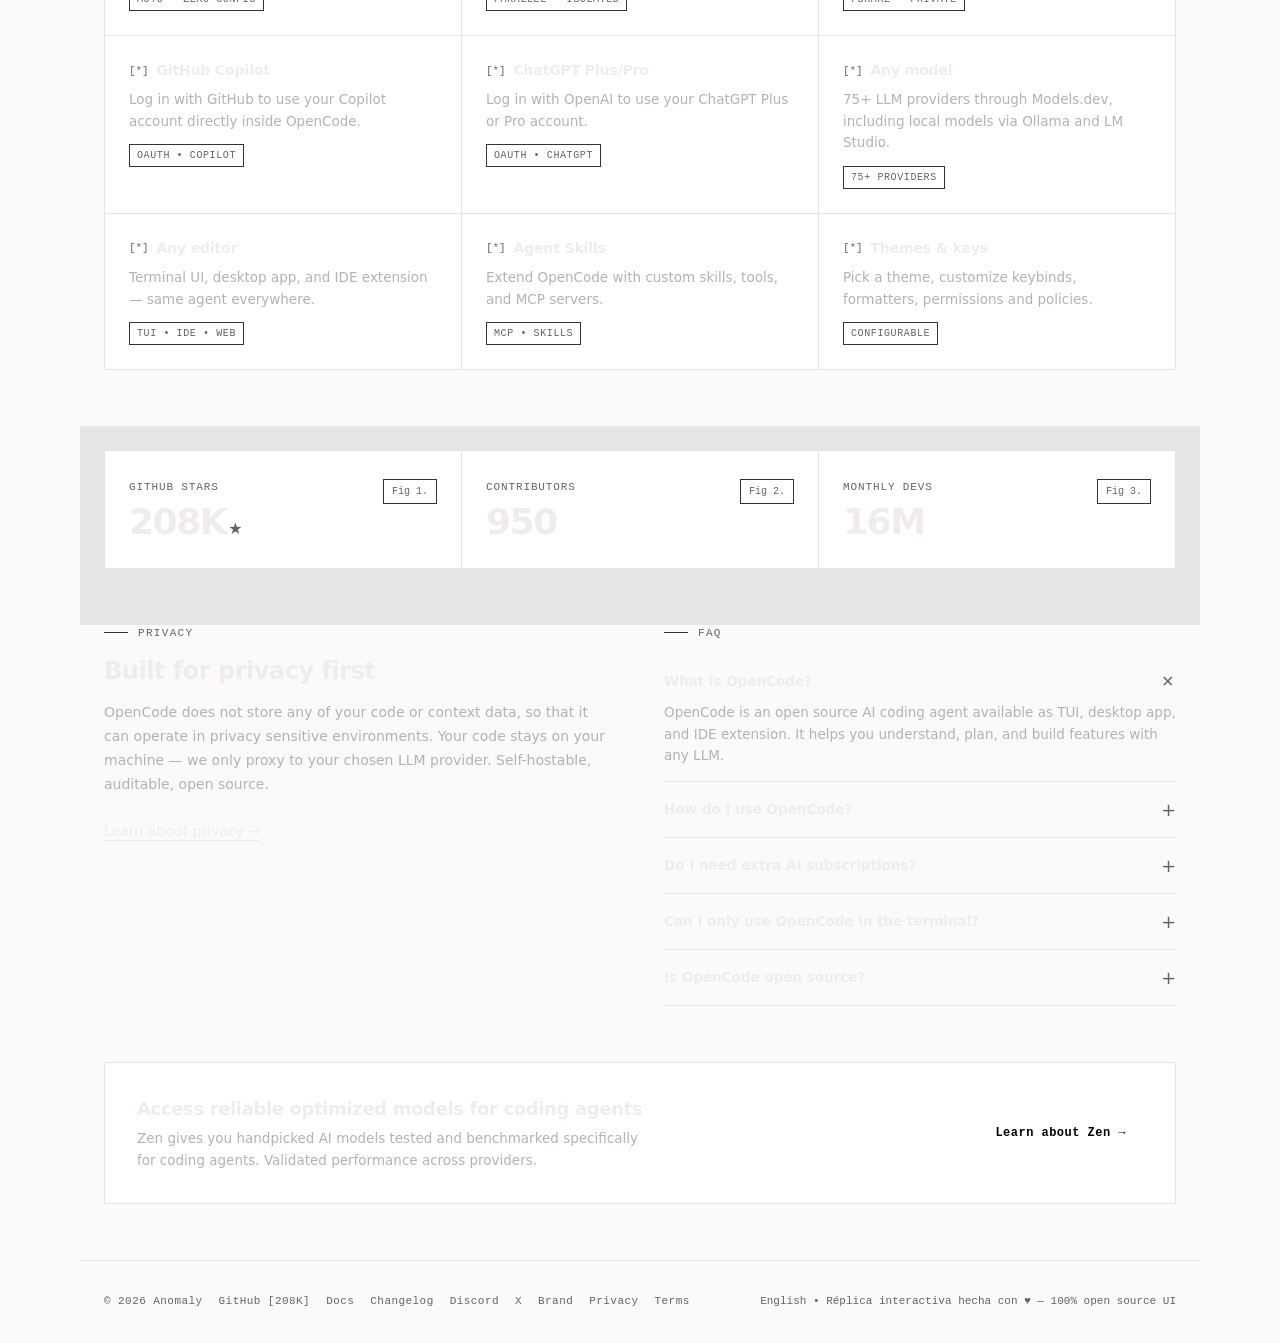
<file: opencode-replica/index.html>
<!DOCTYPE html>
<html lang="en">
<head>
<meta charset="UTF-8">
<meta name="viewport" content="width=device-width, initial-scale=1.0">
<title>OpenCode — The open source AI coding agent</title>
<meta name="theme-color" content="#080808">
<meta name="description" content="Réplica perfecta de OpenCode — The open source AI coding agent. Funciona 100% offline.">
<link rel="manifest" href="./manifest.json">
<link rel="icon" href="data:image/svg+xml,<svg xmlns='http://www.w3.org/2000/svg' viewBox='0 0 32 32'><rect width='32' height='32' rx='6' fill='%23080808'/><rect x='6' y='6' width='20' height='20' fill='none' stroke='%23F1ECEC' stroke-width='1.5'/><rect x='10' y='12' width='12' height='8' fill='%23CFCECD'/></svg>">
<style>
*{margin:0;padding:0;box-sizing:border-box}
:root{
  --bg:#080808;
  --bg2:#111111;
  --bg3:#1a1a1a;
  --bg4:#1f1f1f;
  --border:#262626;
  --border2:#333;
  --text:#F1ECEC;
  --text2:#B7B1B1;
  --text3:#656363;
  --muted:#8a8a8a;
  --accent:#fff;
  --pixel-dark:#211E1E;
  --pixel-mid:#656363;
  --pixel-light:#CFCECD;
  --code-bg:#0f0f0f;
  --green:#00d492;
  --blue:#60a5fa;
  --orange:#fb923c;
}
@media(prefers-color-scheme:light){
  :root{--bg:#fafafa;--bg2:#fff;--bg3:#f0f0f0;--border:#e5e5e5}
}
html{scroll-behavior:smooth}
body{
  font-family:system-ui,-apple-system,'Segoe UI',Roboto,Helvetica,Arial,'Geist',sans-serif;
  background:var(--bg);
  color:var(--text);
  -webkit-font-smoothing:antialiased;
  overflow-x:hidden;
  line-height:1.5;
}
/* pixel grid bg */
body::before{
  content:'';
  position:fixed;inset:0;
  background-image:
    linear-gradient(rgba(255,255,255,0.015) 1px, transparent 1px),
    linear-gradient(90deg, rgba(255,255,255,0.015) 1px, transparent 1px);
  background-size:32px 32px;
  pointer-events:none;
  z-index:0;
}
/* header */
.header{
  position:sticky;top:0;z-index:50;
  background:rgba(8,8,8,0.85);
  backdrop-filter:blur(12px);
  border-bottom:1px solid var(--border);
  height:56px;
  display:flex;align-items:center;justify-content:space-between;
  padding:0 24px;
}
.header-left{display:flex;align-items:center;gap:32px}
.logo{
  display:flex;align-items:center;gap:10px;
  text-decoration:none;
}
.logo-svg{height:28px;width:auto;display:block}
.nav{display:flex;align-items:center;gap:20px;font-size:13.5px}
.nav a{color:var(--text2);text-decoration:none;font-weight:500;letter-spacing:-0.01em;transition:color .15s}
.nav a:hover{color:var(--text)}
.nav a.active{color:var(--text)}
.header-right{display:flex;align-items:center;gap:12px}
.btn-ghost{
  font-family:ui-monospace,SFMono-Regular,Menlo,Monaco,Consolas,ui-monospace,SFMono-Regular,Menlo,Monaco,Consolas,monospace;
  font-size:12px;letter-spacing:0.04em;
  padding:7px 14px;border:1px solid var(--border2);
  background:transparent;color:var(--text2);
  cursor:pointer;transition:all .15s;
}
.btn-ghost:hover{border-color:var(--text2);color:var(--text);background:var(--bg3)}
.btn-primary{
  font-family:ui-monospace,SFMono-Regular,Menlo,Monaco,Consolas,ui-monospace,SFMono-Regular,Menlo,Monaco,Consolas,monospace;
  font-size:12px;letter-spacing:0.04em;font-weight:600;
  padding:8px 16px;background:#fff;color:#000;border:1px solid #fff;
  cursor:pointer;transition:all .15s;
}
.btn-primary:hover{background:#e5e5e5}
.hamburger{display:none;background:none;border:none;color:var(--text);cursor:pointer}
/* hero */
.hero{
  position:relative;z-index:1;
  max-width:1120px;margin:0 auto;
  padding:72px 24px 32px;
  text-align:center;
}
.hero-badge{
  display:inline-flex;align-items:center;gap:8px;
  font-family:ui-monospace,SFMono-Regular,Menlo,Monaco,Consolas,monospace;font-size:11px;letter-spacing:0.08em;text-transform:uppercase;
  color:var(--text2);border:1px solid var(--border2);padding:6px 12px;
  background:rgba(255,255,255,0.03);margin-bottom:28px;
}
.hero-badge span{width:6px;height:6px;background:var(--green);border-radius:50%;box-shadow:0 0 8px var(--green);animation:pulse 2s infinite}
@keyframes pulse{0%,100%{opacity:1}50%{opacity:0.5}}
.hero h1{
  font-size:clamp(36px,6vw,64px);font-weight:700;letter-spacing:-0.04em;line-height:0.95;
  margin-bottom:16px;color:var(--text);
}
.hero h1 em{font-style:normal;background:linear-gradient(180deg,#fff 40%,#999);-webkit-background-clip:text;-webkit-text-fill-color:transparent}
.hero p{
  font-size:17px;color:var(--text2);max-width:560px;margin:0 auto 36px;line-height:1.6;
}
/* install tabs */
.install-wrap{
  max-width:640px;margin:0 auto 48px;
  background:var(--bg2);border:1px solid var(--border);
  text-align:left;overflow:hidden;
}
.install-tabs{
  display:flex;gap:0;border-bottom:1px solid var(--border);
  background:var(--bg3);padding:0 4px;overflow-x:auto;scrollbar-width:none;
}
.install-tabs button{
  font-family:ui-monospace,SFMono-Regular,Menlo,Monaco,Consolas,monospace;font-size:12px;letter-spacing:0.04em;
  padding:12px 16px;background:transparent;border:none;color:var(--text3);
  cursor:pointer;white-space:nowrap;border-bottom:2px solid transparent;margin-bottom:-1px;transition:all .15s;
}
.install-tabs button.active{color:var(--text);border-bottom-color:var(--text);background:var(--bg2)}
.install-tabs button:hover{color:var(--text2)}
.install-code{
  display:flex;align-items:center;justify-content:space-between;
  padding:18px 20px;
  font-family:ui-monospace,SFMono-Regular,Menlo,Monaco,Consolas,monospace;font-size:13.5px;
  background:var(--code-bg);color:#e5e5e5;
  overflow-x:auto;
}
.install-code code{white-space:nowrap}
.install-code .prompt{color:var(--text3);margin-right:8px;user-select:none}
.copy-btn{
  font-family:ui-monospace,SFMono-Regular,Menlo,Monaco,Consolas,monospace;font-size:11px;letter-spacing:0.06em;text-transform:uppercase;
  padding:6px 10px;border:1px solid var(--border2);background:transparent;color:var(--text2);cursor:pointer;margin-left:16px;flex-shrink:0;transition:all .15s;
}
.copy-btn:hover{color:var(--text);border-color:var(--text2)}
.copy-btn.copied{color:var(--green);border-color:var(--green)}
/* TUI replica - the star */
.tui-section{max-width:1120px;margin:0 auto;padding:0 24px 48px;position:relative;z-index:1}
.tui-window{
  background:#0a0a0a;border:1px solid #262626;
  overflow:hidden;box-shadow:0 20px 60px rgba(0,0,0,0.6),0 0 0 1px rgba(255,255,255,0.03);
}
.tui-titlebar{
  height:36px;display:flex;align-items:center;justify-content:space-between;
  padding:0 12px;background:#141414;border-bottom:1px solid #262626;
  font-family:ui-monospace,SFMono-Regular,Menlo,Monaco,Consolas,monospace;font-size:11px;letter-spacing:0.06em;color:var(--text3);
}
.tui-dots{display:flex;gap:6px}
.tui-dot{width:11px;height:11px;border-radius:50%;border:1px solid rgba(255,255,255,0.1)}
.tui-dot.r{background:#ff5f57}.tui-dot.y{background:#ffbd2e}.tui-dot.g{background:#28c840}
.tui-body{display:flex;height:520px;min-height:520px}
.tui-sidebar{
  width:220px;min-width:220px;background:#0f0f0f;border-right:1px solid #262626;
  display:flex;flex-direction:column;font-family:ui-monospace,SFMono-Regular,Menlo,Monaco,Consolas,monospace;font-size:11.5px;overflow:hidden;
}
.tui-sidebar-header{padding:10px 12px;border-bottom:1px solid #262626;color:var(--text3);font-size:10px;letter-spacing:0.08em;text-transform:uppercase;display:flex;justify-content:space-between;align-items:center}
.tui-sidebar-header b{color:var(--text2);font-weight:600}
.tui-files{flex:1;overflow-y:auto;padding:8px 0}
.tui-file{padding:5px 12px;display:flex;align-items:center;gap:8px;color:var(--text3);cursor:pointer;transition:all .1s;white-space:nowrap}
.tui-file:hover{background:#1a1a1a;color:var(--text2)}
.tui-file.active{background:#1f1f1f;color:var(--text);border-left:2px solid #fff}
.tui-file .icon{font-size:13px;opacity:0.7}
.tui-sessions{border-top:1px solid #262626;padding:8px 0}
.tui-session{padding:6px 12px;display:flex;align-items:center;gap:8px;color:var(--text3);font-size:11px;cursor:pointer}
.tui-session:hover{color:var(--text2)}
.tui-session.active{color:var(--text);background:#1a1a1a}
.tui-main{flex:1;display:flex;flex-direction:column;min-width:0;background:#0a0a0a}
.tui-messages{flex:1;overflow-y:auto;padding:16px 20px;display:flex;flex-direction:column;gap:16px;scroll-behavior:smooth}
.msg{display:flex;gap:12px;max-width:100%}
.msg-avatar{width:28px;height:28px;flex-shrink:0;display:flex;align-items:center;justify-content:center;font-size:12px;font-weight:700;border:1px solid #262626;font-family:ui-monospace,SFMono-Regular,Menlo,Monaco,Consolas,monospace}
.msg.user .msg-avatar{background:#fff;color:#000;border-color:#fff}
.msg.assistant .msg-avatar{background:#1a1a1a;color:var(--text2);border-color:#2a2a2a}
.msg-content{flex:1;min-width:0}
.msg-role{font-family:ui-monospace,SFMono-Regular,Menlo,Monaco,Consolas,monospace;font-size:10px;letter-spacing:0.08em;text-transform:uppercase;color:var(--text3);margin-bottom:4px}
.msg-text{font-size:13.5px;line-height:1.6;color:#d4d4d4;white-space:pre-wrap;word-break:break-word}
.msg-text strong{color:#fff;font-weight:600}
.msg-text code{font-family:ui-monospace,SFMono-Regular,Menlo,Monaco,Consolas,monospace;font-size:12.5px;background:#1a1a1a;border:1px solid #262626;padding:1px 5px;color:#e5e5e5}
.msg-tool{margin-top:8px;border:1px solid #262626;background:#111;font-family:ui-monospace,SFMono-Regular,Menlo,Monaco,Consolas,monospace;font-size:11.5px;overflow:hidden}
.msg-tool-header{padding:6px 10px;background:#161616;border-bottom:1px solid #262626;display:flex;align-items:center;gap:8px;color:var(--text3);font-size:11px}
.msg-tool-header .dot{width:7px;height:7px;border-radius:50%}.msg-tool-header .dot.green{background:var(--green)}.msg-tool-header .dot.blue{background:var(--blue)}
.msg-tool-body{padding:10px 12px;color:#a3a3a3;overflow-x:auto;max-height:160px;overflow-y:auto;white-space:pre;line-height:1.5}
.msg-tool-body .line-num{color:#525252;user-select:none;margin-right:12px}
.diff-add{background:rgba(0,212,148,0.08);color:#6ee7b7;display:block;padding:1px 0}
.diff-del{background:rgba(239,68,68,0.08);color:#fca5a5;display:block;padding:1px 0}
.diff-add::before{content:'+ ';color:var(--green)}.diff-del::before{content:'- ';color:#ef4444}
.tui-input-wrap{border-top:1px solid #262626;padding:12px;background:#0f0f0f}
.tui-input-row{display:flex;align-items:center;gap:10px;background:#0a0a0a;border:1px solid #262626;padding:0 12px;height:42px;transition:border-color .15s}
.tui-input-row:focus-within{border-color:#404040}
.tui-mode{
  font-family:ui-monospace,SFMono-Regular,Menlo,Monaco,Consolas,monospace;font-size:10px;letter-spacing:0.08em;text-transform:uppercase;
  padding:4px 8px;border:1px solid #262626;cursor:pointer;user-select:none;transition:all .15s;
}
.tui-mode.build{background:#fff;color:#000;border-color:#fff}
.tui-mode.plan{background:transparent;color:var(--orange);border-color:rgba(251,146,60,0.3)}
.tui-input{flex:1;background:transparent;border:none;outline:none;color:#e5e5e5;font-family:ui-monospace,SFMono-Regular,Menlo,Monaco,Consolas,monospace;font-size:13px}
.tui-input::placeholder{color:#525252}
.tui-hints{font-family:ui-monospace,SFMono-Regular,Menlo,Monaco,Consolas,monospace;font-size:10px;color:#525252;margin-top:8px;display:flex;gap:16px;flex-wrap:wrap}
.tui-hints kbd{background:#1a1a1a;border:1px solid #2a2a2a;border-bottom-width:2px;padding:1px 5px;color:#737373;font-family:inherit;font-size:10px}
.tui-right{
  width:280px;min-width:280px;background:#0f0f0f;border-left:1px solid #262626;
  display:flex;flex-direction:column;font-family:ui-monospace,SFMono-Regular,Menlo,Monaco,Consolas,monospace;font-size:11px;overflow:hidden;
}
.tui-right-header{padding:10px 12px;border-bottom:1px solid #262626;color:var(--text3);font-size:10px;letter-spacing:0.08em;text-transform:uppercase}
.tui-todo{padding:8px 12px;border-bottom:1px solid #1a1a1a;display:flex;gap:8px;align-items:flex-start}
.tui-todo .check{width:14px;height:14px;border:1px solid #333;display:flex;align-items:center;justify-content:center;flex-shrink:0;margin-top:1px;font-size:9px}
.tui-todo.done .check{background:var(--green);border-color:var(--green);color:#000}
.tui-todo.done .tui-todo-text{color:#525252;text-decoration:line-through}
.tui-todo-text{color:#a3a3a3;line-height:1.4}
.tui-lsp{padding:10px 12px;color:#525252;line-height:1.5}
.tui-lsp b{color:#737373}
/* features */
.features{max-width:1120px;margin:0 auto;padding:56px 24px;position:relative;z-index:1}
.section-label{font-family:ui-monospace,SFMono-Regular,Menlo,Monaco,Consolas,monospace;font-size:11px;letter-spacing:0.12em;text-transform:uppercase;color:var(--text3);margin-bottom:12px;display:flex;align-items:center;gap:10px}
.section-label::before{content:'';width:24px;height:1px;background:var(--border2)}
.features h2{font-size:32px;font-weight:700;letter-spacing:-0.03em;margin-bottom:12px}
.features h2 span{color:var(--text3);font-weight:400}
.features p.section-desc{color:var(--text2);font-size:15px;max-width:520px;margin-bottom:32px;line-height:1.6}
.feature-grid{display:grid;grid-template-columns:repeat(3,1fr);gap:1px;background:var(--border);border:1px solid var(--border)}
.feature-card{background:var(--bg2);padding:24px}
.feature-card h3{font-size:14px;font-weight:600;margin-bottom:8px;display:flex;align-items:center;gap:8px;letter-spacing:-0.01em}
.feature-card h3::before{content:'[*]';font-family:ui-monospace,SFMono-Regular,Menlo,Monaco,Consolas,monospace;font-size:11px;color:var(--text3);font-weight:400}
.feature-card p{font-size:13.5px;color:var(--text2);line-height:1.6}
.feature-card .tag{font-family:ui-monospace,SFMono-Regular,Menlo,Monaco,Consolas,monospace;font-size:10px;letter-spacing:0.06em;text-transform:uppercase;color:var(--text3);margin-top:12px;display:inline-block;border:1px solid var(--border2);padding:3px 7px}
/* stats */
.stats{max-width:1120px;margin:0 auto;padding:24px 24px 56px;display:grid;grid-template-columns:repeat(3,1fr);gap:1px;background:var(--border);border:1px solid var(--border);position:relative;z-index:1}
.stat{background:var(--bg2);padding:28px 24px;display:flex;justify-content:space-between;align-items:flex-start}
.stat-label{font-family:ui-monospace,SFMono-Regular,Menlo,Monaco,Consolas,monospace;font-size:11px;letter-spacing:0.08em;text-transform:uppercase;color:var(--text3);margin-bottom:8px}
.stat-value{font-size:36px;font-weight:700;letter-spacing:-0.04em;line-height:1}
.stat-value small{font-size:16px;font-weight:500;color:var(--text3);margin-left:2px}
.stat-fig{font-family:ui-monospace,SFMono-Regular,Menlo,Monaco,Consolas,monospace;font-size:10px;color:var(--text3);border:1px solid var(--border2);padding:4px 8px}
/* privacy + faq */
.two-col{max-width:1120px;margin:0 auto;padding:0 24px 56px;display:grid;grid-template-columns:1fr 1fr;gap:48px;position:relative;z-index:1}
.two-col h2{font-size:24px;font-weight:700;letter-spacing:-0.02em;margin-bottom:12px}
.two-col p{font-size:14px;color:var(--text2);line-height:1.7}
.faq-item{border-bottom:1px solid var(--border);padding:14px 0}
.faq-q{font-size:13.5px;font-weight:600;display:flex;justify-content:space-between;align-items:center;cursor:pointer;user-select:none}
.faq-q::after{content:'+';font-weight:400;color:var(--text3);font-size:18px;transition:transform .15s}
.faq-item.open .faq-q::after{transform:rotate(45deg)}
.faq-a{font-size:13.5px;color:var(--text2);line-height:1.6;max-height:0;overflow:hidden;transition:all .2s}
.faq-item.open .faq-a{max-height:200px;margin-top:8px}
/* zen */
.zen{max-width:1120px;margin:0 auto 56px;background:var(--bg2);border:1px solid var(--border);padding:32px;display:flex;justify-content:space-between;align-items:center;gap:24px;position:relative;z-index:1}
.zen h3{font-size:18px;font-weight:700;letter-spacing:-0.02em;margin-bottom:6px}
.zen p{font-size:13.5px;color:var(--text2);max-width:520px;line-height:1.6}
.zen .btn-primary{white-space:nowrap}
/* footer */
.footer{border-top:1px solid var(--border);padding:32px 24px;max-width:1120px;margin:0 auto;display:flex;justify-content:space-between;align-items:center;flex-wrap:wrap;gap:16px;position:relative;z-index:1}
.footer-left{font-family:ui-monospace,SFMono-Regular,Menlo,Monaco,Consolas,monospace;font-size:11px;color:var(--text3);letter-spacing:0.04em;display:flex;gap:16px;flex-wrap:wrap}
.footer-left a{color:var(--text3);text-decoration:none}.footer-left a:hover{color:var(--text2)}
.footer-right{font-family:ui-monospace,SFMono-Regular,Menlo,Monaco,Consolas,monospace;font-size:11px;color:var(--text3)}
/* responsive */
@media(max-width:900px){
  .nav{display:none}
  .hamburger{display:block}
  .tui-body{flex-direction:column;height:auto}
  .tui-sidebar{width:100%;min-width:0;flex-direction:row;height:120px}
  .tui-files{flex:1}.tui-sessions{width:140px;border-top:none;border-left:1px solid #262626}
  .tui-right{display:none}
  .tui-body{height:600px}
  .feature-grid{grid-template-columns:1fr}
  .stats{grid-template-columns:1fr}
  .two-col{grid-template-columns:1fr}
  .zen{flex-direction:column;align-items:flex-start}
}
@media(max-width:600px){
  .tui-sidebar{display:none}
  .hero{padding-top:48px}
  .install-code{font-size:11.5px}
}
/* scrollbar */
::-webkit-scrollbar{width:6px;height:6px}
::-webkit-scrollbar-track{background:transparent}
::-webkit-scrollbar-thumb{background:#2a2a2a}
::-webkit-scrollbar-thumb:hover{background:#333}
/* autocomplete */
.ac{position:absolute;bottom:52px;left:12px;right:12px;background:#1a1a1a;border:1px solid #2a2a2a;max-height:160px;overflow-y:auto;display:none;z-index:10;font-family:ui-monospace,SFMono-Regular,Menlo,Monaco,Consolas,monospace;font-size:12px}
.ac-item{padding:7px 12px;color:#a3a3a3;cursor:pointer;display:flex;justify-content:space-between}
.ac-item:hover,.ac-item.active{background:#262626;color:#fff}
/* typing */
.typing{display:inline-flex;gap:3px;align-items:center;padding:8px 0}
.typing span{width:4px;height:4px;background:#525252;border-radius:50%;animation:bounce 1.4s infinite}
.typing span:nth-child(2){animation-delay:.15s}.typing span:nth-child(3){animation-delay:.3s}
@keyframes bounce{0%,80%,100%{opacity:0.3;transform:translateY(0)}40%{opacity:1;transform:translateY(-4px)}}
</style>
</head>
<body>

<header class="header">
  <div class="header-left">
    <a class="logo" href="#">
      <!-- pixel OPENCODE logo recreation -->
      <svg class="logo-svg" viewBox="0 0 234 42" fill="none" xmlns="http://www.w3.org/2000/svg">
        <path d="M18 30H6V18H18V30Z" fill="#CFCECD"/><path d="M18 12H6V30H18V12ZM24 36H0V6H24V36Z" fill="#656363"/>
        <path d="M48 30H36V18H48V30Z" fill="#CFCECD"/><path d="M36 30H48V12H36V30ZM54 36H36V42H30V6H54V36Z" fill="#656363"/>
        <path d="M84 24V30H66V24H84Z" fill="#CFCECD"/><path d="M84 24H66V30H84V36H60V6H84V24ZM66 18H78V12H66V18Z" fill="#656363"/>
        <path d="M108 36H96V18H108V36Z" fill="#CFCECD"/><path d="M108 12H96V36H90V6H108V12ZM114 36H108V12H114V36Z" fill="#656363"/>
        <path d="M144 30H126V18H144V30Z" fill="#CFCECD"/><path d="M144 12H126V30H144V36H120V6H144V12Z" fill="#F1ECEC"/>
        <path d="M168 30H156V18H168V30Z" fill="#CFCECD"/><path d="M168 12H156V30H168V12ZM174 36H150V6H174V36Z" fill="#F1ECEC"/>
        <path d="M198 30H186V18H198V30Z" fill="#CFCECD"/><path d="M198 12H186V30H198V12ZM204 36H180V6H198V0H204V36Z" fill="#F1ECEC"/>
        <path d="M234 24V30H216V24H234Z" fill="#CFCECD"/><path d="M216 12V18H228V12H216ZM234 24H216V30H234V36H210V6H234V24Z" fill="#F1ECEC"/>
      </svg>
    </a>
    <nav class="nav">
      <a href="https://github.com/anomalyco/opencode" target="_blank">GitHub [208K]</a>
      <a href="#" class="active">Docs</a>
      <a href="#">Data</a>
      <a href="#">Zen</a>
      <a href="#">Go</a>
      <a href="#">Enterprise</a>
    </nav>
  </div>
  <div class="header-right">
    <button class="btn-ghost" onclick="document.getElementById('tui').scrollIntoView({behavior:'smooth'})">Open TUI →</button>
    <button class="btn-primary" onclick="copyInstall()">Download</button>
    <button class="hamburger" aria-label="menu">☰</button>
  </div>
</header>

<section class="hero">
  <div class="hero-badge"><span></span> v1.0 — The open source AI coding agent</div>
  <h1>The open source<br><em>AI coding agent</em></h1>
  <p>Free models included or connect any model from any provider, including Claude, GPT, Gemini and more.</p>

  <div class="install-wrap" id="installWrap">
    <div class="install-tabs" id="installTabs">
      <button class="active" data-cmd="curl -fsSL https://opencode.ai/install | bash">curl</button>
      <button data-cmd="npm install -g opencode-ai">npm</button>
      <button data-cmd="bun install -g opencode-ai">bun</button>
      <button data-cmd="brew install anomalyco/tap/opencode">brew</button>
      <button data-cmd="paru -S opencode-bin">paru</button>
      <button data-cmd="yay -S opencode-bin">yay</button>
    </div>
    <div class="install-code">
      <code><span class="prompt">$</span><span id="installCmd">curl -fsSL https://opencode.ai/install | bash</span></code>
      <button class="copy-btn" id="copyBtn" onclick="copyInstall()">Copy</button>
    </div>
  </div>
</section>

<section class="tui-section" id="tui">
  <div class="tui-window">
    <div class="tui-titlebar">
      <div style="display:flex;align-items:center;gap:12px">
        <div class="tui-dots"><div class="tui-dot r"></div><div class="tui-dot y"></div><div class="tui-dot g"></div></div>
        <span>opencode — ~/projects/jarvis • <span style="color:#fff">claude-4-sonnet</span> • 2 sessions</span>
      </div>
      <div style="display:flex;gap:12px;align-items:center">
        <span style="color:#525252">AGENTS.md</span>
        <span style="color:var(--green)">● LSP ready</span>
      </div>
    </div>
    <div class="tui-body">
      <aside class="tui-sidebar">
        <div style="flex:1;display:flex;flex-direction:column;min-width:0">
          <div class="tui-sidebar-header"><span>Explorer</span><b>⇧E</b></div>
          <div class="tui-files" id="fileList">
            <div class="tui-file active"><span class="icon">▸</span> jarvis.py</div>
            <div class="tui-file"><span class="icon"> </span> core/</div>
            <div class="tui-file"><span class="icon"> </span> &nbsp;&nbsp;agent.py</div>
            <div class="tui-file"><span class="icon"> </span> &nbsp;&nbsp;llm.py</div>
            <div class="tui-file"><span class="icon"> </span> config.json</div>
            <div class="tui-file"><span class="icon"> </span> AGENTS.md</div>
            <div class="tui-file"><span class="icon"> </span> README.md</div>
          </div>
        </div>
        <div class="tui-sessions">
          <div class="tui-sidebar-header"><span>Sessions</span><span style="color:var(--green)">2</span></div>
          <div class="tui-session active">● main — Build</div>
          <div class="tui-session">○ refactor-auth</div>
        </div>
      </aside>

      <main class="tui-main">
        <div class="tui-messages" id="messages">
          <!-- initial messages injected by JS -->
        </div>
        <div class="tui-input-wrap" style="position:relative">
          <div class="tui-input-row" id="inputRow">
            <div class="tui-mode build" id="modeBtn" onclick="toggleMode()" title="Tab to toggle">BUILD</div>
            <input class="tui-input" id="tuiInput" placeholder="Ask anything, @ to mention files, / for commands..." autocomplete="off" spellcheck="false">
            <span style="color:#333;font-family:ui-monospace,SFMono-Regular,Menlo,Monaco,Consolas,monospace;font-size:10px">↵ send</span>
          </div>
          <div class="tui-hints">
            <span><kbd>Tab</kbd> Plan / Build</span>
            <span><kbd>@</kbd> file</span>
            <span><kbd>/</kbd> commands</span>
            <span><kbd>Ctrl</kbd> <kbd>C</kbd> interrupt</span>
            <span><kbd>Esc</kbd> undo</span>
          </div>
          <div class="ac" id="ac"></div>
        </div>
      </main>

      <aside class="tui-right" id="tuiRight">
        <div class="tui-right-header">Todo — 3/5</div>
        <div class="tui-todo done"><div class="check">✓</div><div class="tui-todo-text">Analyze project structure</div></div>
        <div class="tui-todo done"><div class="check">✓</div><div class="tui-todo-text">Create AGENTS.md</div></div>
        <div class="tui-todo"><div class="check"></div><div class="tui-todo-text">Implement auth middleware</div></div>
        <div class="tui-todo"><div class="check"></div><div class="tui-todo-text">Add tests for /settings route</div></div>
        <div class="tui-todo"><div class="check"></div><div class="tui-todo-text">Update docs</div></div>
        <div class="tui-right-header" style="border-top:1px solid #262626;margin-top:8px">LSP • 3 active</div>
        <div class="tui-lsp">
          <b>● pyright</b> ready — jarvis.py<br>
          <b>● typescript</b> ready — 12 files<br>
          <b>● tailwind</b> ready
        </div>
        <div class="tui-right-header">Permissions</div>
        <div class="tui-lsp" style="font-size:11px">
          <span style="color:var(--green)">✔ read</span> <span style="color:var(--green)">✔ write</span> <span style="color:var(--orange)">● bash</span>
        </div>
      </aside>
    </div>
  </div>
  <div style="text-align:center;margin-top:12px;font-family:ui-monospace,SFMono-Regular,Menlo,Monaco,Consolas,monospace;font-size:11px;color:var(--text3)">▲ Interactive replica — escribe un mensaje abajo. Prueba <span style="color:var(--text2)">/help</span>, <span style="color:var(--text2)">/init</span>, <span style="color:var(--text2)">Tab</span> para Plan mode</div>
</section>

<section class="features">
  <div class="section-label">Capabilities</div>
  <h2>What is OpenCode? <span>— everything you need</span></h2>
  <p class="section-desc">OpenCode is an open source agent that helps you write code in your terminal, IDE, or desktop. Privacy-first, any model, any editor.</p>
  <div class="feature-grid">
    <div class="feature-card"><h3>LSP enabled</h3><p>Automatically loads the right LSPs for the LLM — pyright, typescript, gopls, rust-analyzer and more.</p><span class="tag">auto • zero-config</span></div>
    <div class="feature-card"><h3>Multi-session</h3><p>Start multiple agents in parallel on the same project. Each session has isolated context and todo list.</p><span class="tag">parallel • isolated</span></div>
    <div class="feature-card"><h3>Share links</h3><p>Share a link to any session for reference or to debug. Conversations are private by default.</p><span class="tag">/share • private</span></div>
    <div class="feature-card"><h3>GitHub Copilot</h3><p>Log in with GitHub to use your Copilot account directly inside OpenCode.</p><span class="tag">oauth • copilot</span></div>
    <div class="feature-card"><h3>ChatGPT Plus/Pro</h3><p>Log in with OpenAI to use your ChatGPT Plus or Pro account.</p><span class="tag">oauth • chatgpt</span></div>
    <div class="feature-card"><h3>Any model</h3><p>75+ LLM providers through Models.dev, including local models via Ollama and LM Studio.</p><span class="tag">75+ providers</span></div>
    <div class="feature-card"><h3>Any editor</h3><p>Terminal UI, desktop app, and IDE extension — same agent everywhere.</p><span class="tag">TUI • IDE • Web</span></div>
    <div class="feature-card"><h3>Agent Skills</h3><p>Extend OpenCode with custom skills, tools, and MCP servers.</p><span class="tag">MCP • skills</span></div>
    <div class="feature-card"><h3>Themes & keys</h3><p>Pick a theme, customize keybinds, formatters, permissions and policies.</p><span class="tag">configurable</span></div>
  </div>
</section>

<section class="stats">
  <div class="stat"><div><div class="stat-label">GitHub Stars</div><div class="stat-value">208K<small>★</small></div></div><div class="stat-fig">Fig 1.</div></div>
  <div class="stat"><div><div class="stat-label">Contributors</div><div class="stat-value">950</div></div><div class="stat-fig">Fig 2.</div></div>
  <div class="stat"><div><div class="stat-label">Monthly Devs</div><div class="stat-value">16M</div></div><div class="stat-fig">Fig 3.</div></div>
</section>

<div class="two-col">
  <div>
    <div class="section-label">Privacy</div>
    <h2>Built for privacy first</h2>
    <p>OpenCode does not store any of your code or context data, so that it can operate in privacy sensitive environments. Your code stays on your machine — we only proxy to your chosen LLM provider. Self-hostable, auditable, open source.<br><br><a href="#" style="color:var(--text);text-decoration:underline;text-underline-offset:4px">Learn about privacy →</a></p>
  </div>
  <div>
    <div class="section-label">FAQ</div>
    <div class="faq-item open"><div class="faq-q" onclick="this.parentElement.classList.toggle('open')">What is OpenCode?</div><div class="faq-a">OpenCode is an open source AI coding agent available as TUI, desktop app, and IDE extension. It helps you understand, plan, and build features with any LLM.</div></div>
    <div class="faq-item"><div class="faq-q" onclick="this.parentElement.classList.toggle('open')">How do I use OpenCode?</div><div class="faq-a">Install with <code style="font-family:ui-monospace,SFMono-Regular,Menlo,Monaco,Consolas,monospace;background:#1a1a1a;padding:2px 6px;border:1px solid #262626">curl -fsSL https://opencode.ai/install | bash</code> then run <code>opencode</code> in your project. Try <code>/init</code> to generate AGENTS.md.</div></div>
    <div class="faq-item"><div class="faq-q" onclick="this.parentElement.classList.toggle('open')">Do I need extra AI subscriptions?</div><div class="faq-a">No — Zen includes free optimized models, or connect your existing Claude / GPT / Gemini keys. 75+ providers supported.</div></div>
    <div class="faq-item"><div class="faq-q" onclick="this.parentElement.classList.toggle('open')">Can I only use OpenCode in the terminal?</div><div class="faq-a">No — use it in the terminal (TUI), desktop app, VS Code / JetBrains extensions, or web.</div></div>
    <div class="faq-item"><div class="faq-q" onclick="this.parentElement.classList.toggle('open')">Is OpenCode open source?</div><div class="faq-a">Yes — MIT licensed on GitHub. 208K stars, 950 contributors, 13K+ commits.</div></div>
  </div>
</div>

<div style="max-width:1120px;margin:0 auto;padding:0 24px"><div class="zen">
  <div>
    <h3>Access reliable optimized models for coding agents</h3>
    <p>Zen gives you handpicked AI models tested and benchmarked specifically for coding agents. Validated performance across providers.</p>
  </div>
  <button class="btn-primary" onclick="window.open('https://opencode.ai/zen','_blank')">Learn about Zen →</button>
</div></div>

<footer class="footer">
  <div class="footer-left">
    <span>© 2026 Anomaly</span>
    <a href="https://github.com/anomalyco/opencode">GitHub [208K]</a>
    <a href="#">Docs</a>
    <a href="#">Changelog</a>
    <a href="#">Discord</a>
    <a href="#">X</a>
    <a href="#">Brand</a>
    <a href="#">Privacy</a>
    <a href="#">Terms</a>
  </div>
  <div class="footer-right">English • Réplica interactiva hecha con ♥ — 100% open source UI</div>
</footer>

<script>
// install tabs
document.querySelectorAll('.install-tabs button').forEach(btn=>{
  btn.addEventListener('click',()=>{
    document.querySelectorAll('.install-tabs button').forEach(b=>b.classList.remove('active'));
    btn.classList.add('active');
    document.getElementById('installCmd').textContent = btn.dataset.cmd;
  });
});
function copyInstall(){
  const t=document.getElementById('installCmd').textContent;
  navigator.clipboard.writeText(t).then(()=>{
    const b=document.getElementById('copyBtn');
    b.textContent='Copied!';b.classList.add('copied');
    setTimeout(()=>{b.textContent='Copy';b.classList.remove('copied')},1500);
  });
}

// TUI logic
const messagesEl=document.getElementById('messages');
const inputEl=document.getElementById('tuiInput');
const modeBtn=document.getElementById('modeBtn');
const acEl=document.getElementById('ac');
let mode='build';
let history=[];
let historyIdx=-1;

const files=['jarvis.py','core/agent.py','core/llm.py','config.json','AGENTS.md','README.md','listener.py','proxy.py','core/tools.py'];
const commands=[
  {cmd:'/help',desc:'show help'},
  {cmd:'/init',desc:'analyze project & create AGENTS.md'},
  {cmd:'/undo',desc:'undo last change'},
  {cmd:'/redo',desc:'redo last change'},
  {cmd:'/share',desc:'create share link'},
  {cmd:'/connect',desc:'connect LLM provider'},
  {cmd:'/theme',desc:'change theme'},
  {cmd:'/clear',desc:'clear messages'},
  {cmd:'/plan',desc:'switch to Plan mode'},
  {cmd:'/build',desc:'switch to Build mode'},
];

function toggleMode(){
  mode = mode==='build'?'plan':'build';
  modeBtn.textContent=mode.toUpperCase();
  modeBtn.className='tui-mode '+mode;
  addSystem(`Switched to ${mode.toUpperCase()} mode — ${mode==='plan'?'read-only, will propose a plan':'can make changes directly'}`);
}

function addSystem(text){
  const el=document.createElement('div');
  el.style.cssText="font-family:ui-monospace,SFMono-Regular,Menlo,Monaco,Consolas,monospace;font-size:11px;color:#525252;text-align:center;padding:6px;border:1px dashed #262626;background:#0f0f0f;margin:4px 0";
  el.textContent='◆ '+text;
  messagesEl.appendChild(el);
  messagesEl.scrollTop=messagesEl.scrollHeight;
}

function addMessage(role,text,opts={}){
  const wrap=document.createElement('div');
  wrap.className='msg '+role;
  const av=document.createElement('div');
  av.className='msg-avatar';
  av.textContent=role==='user'?'YOU':'OC';
  const content=document.createElement('div');
  content.className='msg-content';
  const roleEl=document.createElement('div');
  roleEl.className='msg-role';
  roleEl.textContent=role==='user'?'you':'opencode • '+(mode==='plan'?'plan':'claude-4-sonnet');
  const textEl=document.createElement('div');
  textEl.className='msg-text';
  textEl.innerHTML=text;
  content.appendChild(roleEl);
  content.appendChild(textEl);
  if(opts.tool){
    const tool=document.createElement('div');
    tool.className='msg-tool';
    tool.innerHTML=`<div class="msg-tool-header"><span class="dot ${opts.toolColor||'green'}"></span> ${opts.tool} <span style="margin-left:auto;color:#525252">${opts.toolMeta||''}</span></div><div class="msg-tool-body">${opts.toolBody||''}</div>`;
    content.appendChild(tool);
  }
  wrap.appendChild(av);
  wrap.appendChild(content);
  messagesEl.appendChild(wrap);
  messagesEl.scrollTop=messagesEl.scrollHeight;
  return textEl;
}

function esc(s){return s.replace(/&/g,'&amp;').replace(/</g,'&lt;').replace(/>/g,'&gt;')}

// initial conversation
addMessage('assistant','¡Hola! Soy <strong>OpenCode</strong> — tu agente de código open source.<br><br>Estoy listo en <code>~/projects/jarvis</code>. Puedo leer, editar y ejecutar tu código. Prueba:<br>• <code>How is authentication handled in @core/agent.py?</code><br>• Escribe <code>/init</code> para generar <code>AGENTS.md</code><br>• Usa <code>Tab</code> para cambiar a Plan mode');
addMessage('user','How is authentication handled in <code>@core/agent.py</code>?');
addMessage('assistant','Buscando en <code>core/agent.py</code> y <code>config.json</code>...<br><br>La autenticación usa <strong>API keys en .env</strong> y se valida en <code>listener.py:42</code>. Flujo:<br>1. <code>load_dotenv()</code> carga <code>OPENAI_API_KEY</code> / <code>ANTHROPIC_API_KEY</code><br>2. El proxy en <code>proxy.py:18</code> añade el header <code>Authorization</code><br><br>¿Quieres que añada autenticación a otra ruta?',{tool:'Read — core/agent.py',toolColor:'blue',toolMeta:'42 lines',toolBody:'<span class="line-num">38</span>def authenticate(request):\n<span class="line-num">39</span>    key = os.getenv("OPENAI_API_KEY")\n<span class="line-num">40</span>    if not key:\n<span class="line-num">41</span>        raise AuthError("Missing API key")\n<span class="line-num">42</span>    return validate(key, request.headers)'});

// bot responses
const replies={
  '/help': ()=> addMessage('assistant','<strong>Comandos:</strong><br><code>/init</code> — crea AGENTS.md<br><code>/undo</code> — deshace último cambio<br><code>/redo</code> — rehace<br><code>/share</code> — link para compartir<br><code>/clear</code> — limpia<br><code>/plan</code> / <code>/build</code> — cambia modo<br><br><strong>Atajos:</strong> <code>@</code> menciona archivos, <code>Tab</code> Plan/Build, <code>Esc</code> undo'),
  '/init': ()=> {
    addMessage('assistant','Analizando proyecto...',{tool:'Agent — Explore',toolColor:'green',toolMeta:'scanning 12 files',toolBody:'✔ jarvis.py (327k)\n✔ core/ (3 files)\n✔ config.json\n✔ AGENTS.md — not found → will create'});
    setTimeout(()=>addMessage('assistant','Creado <code>AGENTS.md</code> con estructura del proyecto, patrones y convenciones. ¡Deberías commitearlo!<br><br><code>AGENTS.md:1</code> — <em>JARVIS — Asistente de IA Personal...</em>',{tool:'Write — AGENTS.md',toolColor:'green',toolMeta:'+48 lines',toolBody:'<span class="diff-add"># AGENTS.md — JARVIS</span>\n<span class="diff-add">Este proyecto es un asistente personal en Python...</span>\n<span class="diff-add">Estructura: jarvis.py (core), listener.py (voz), proxy.py</span>'}),600);
  },
  '/share': ()=> addMessage('assistant','Link copiado: <code>https://opencode.ai/s/4XP1fce5</code> — la conversación es privada por defecto, compártela con tu equipo.'),
  '/clear': ()=> {messagesEl.innerHTML=''; addSystem('Chat cleared');},
  '/undo': ()=> addMessage('assistant','↩ Cambios revertidos. Mensaje restaurado. Puedes editar y reintentar.'),
  '/redo': ()=> addMessage('assistant','↪ Cambios re-aplicados.'),
  '/connect': ()=> addMessage('assistant','Ejecuta <code>/connect</code> → selecciona <code>opencode (Zen)</code> → ve a <code>opencode.ai/auth</code>, pega tu API key. También soporta GitHub Copilot y ChatGPT Plus.'),
  '/theme': ()=> addMessage('assistant','Temas: <code>opencode</code> (default), <code>tokyo-night</code>, <code>catppuccin</code>, <code>github-dark</code>. Usa <code>/theme tokyo-night</code>'),
  'default': (q)=>{
    if(mode==='plan'){
      addMessage('assistant',`Propuesta (PLAN mode — solo lectura):<br><br>1. <strong>Investigar</strong> <code>${esc(q).slice(0,80)}</code><br>2. Buscar archivos relevantes con LSP<br>3. Diseñar diff sin aplicarlo<br><br>¿Aprobado? Cambia a <strong>BUILD</strong> con <code>Tab</code> y di <em>"Go ahead"</em>`,{tool:'Plan — no writes',toolColor:'blue',toolMeta:'read-only',toolBody:'Files to read:\n • jarvis.py\n • core/agent.py\n • config.json\n\nRisk: low — no writes in Plan mode'});
    } else {
      const edits=[`\/\/ jarvis.py — patch\n<span class="diff-add">+ def handle_request(req):</span>\n<span class="diff-add">+     auth = authenticate(req)</span>\n<span class="diff-del">-     return process(req)</span>\n<span class="diff-add">+     return process(req, auth)</span>`];
      addMessage('assistant',`Entendido — ejecutando <code>${esc(q).slice(0,90)}</code><br><br>Aplicando cambios:`,{tool:'Edit — jarvis.py',toolColor:'green',toolMeta:'+4 -1',toolBody:edits[0]});
      setTimeout(()=>addMessage('assistant','✔ Cambios aplicados. ¿Quieres que ejecute tests con <code>pytest</code> o que cree un share link con <code>/share</code>?'),400);
    }
  }
};

function handleSubmit(raw){
  const q=raw.trim();
  if(!q) return;
  history.push(q);historyIdx=history.length;
  const safe=esc(q).replace(/@([\w\/\.\-]+)/g,'<code>@$1</code>').replace(/`([^`]+)`/g,'<code>$1</code>');
  // slash commands
  if(q.startsWith('/')){
    addMessage('user',safe);
    const base=q.split(' ')[0].toLowerCase();
    const fn=replies[base]||replies['default'];
    setTimeout(()=>{ if(base!=='/clear' && base!=='/help' && !replies[base]) fn(q); else if(replies[base]) fn(); },200);
    // typing indicator for default
    if(!replies[base]){
      showTypingThen(()=>fn(q));
      return;
    }
    return;
  }
  addMessage('user',safe);
  showTypingThen(()=>replies['default'](q));
}

function showTypingThen(fn){
  const wrap=document.createElement('div');
  wrap.className='msg assistant';
  wrap.innerHTML=`<div class="msg-avatar">OC</div><div class="msg-content"><div class="msg-role">opencode • ${mode==='plan'?'plan':'claude-4-sonnet'}</div><div class="typing"><span></span><span></span><span></span></div></div>`;
  messagesEl.appendChild(wrap);
  messagesEl.scrollTop=messagesEl.scrollHeight;
  setTimeout(()=>{wrap.remove();fn();},700+Math.random()*400);
}

// autocomplete
function updateAC(){
  const v=inputEl.value;
  const atMatch=v.slice(0,inputEl.selectionStart).match(/@([\w\/\.\-]*)$/);
  const slashMatch=v.match(/^\/(\w*)$/);
  if(atMatch){
    const q=atMatch[1].toLowerCase();
    const filtered=files.filter(f=>f.toLowerCase().includes(q)).slice(0,6);
    if(filtered.length){showAC(filtered.map(f=>({label:f,sub:'file'})));} else hideAC();
    return;
  }
  if(slashMatch){
    const q=slashMatch[1].toLowerCase();
    const filtered=commands.filter(c=>c.cmd.slice(1).startsWith(q));
    showAC(filtered.map(c=>({label:c.cmd,sub:c.desc})));
    return;
  }
  hideAC();
}
function showAC(items){
  acEl.innerHTML=items.map((it,i)=>`<div class="ac-item ${i===0?'active':''}" data-val="${it.label}"><span>${it.label}</span><span style="color:#525252">${it.sub}</span></div>`).join('');
  acEl.style.display='block';
  acEl.querySelectorAll('.ac-item').forEach(el=>el.addEventListener('click',()=>{
    const val=el.dataset.val;
    if(val.startsWith('/')) inputEl.value=val+' ';
    else {
      const pos=inputEl.selectionStart;
      const before=inputEl.value.slice(0,pos);
      const after=inputEl.value.slice(pos);
      inputEl.value=before.replace(/@[\w\/\.\-]*$/,val+' ')+after;
    }
    hideAC();inputEl.focus();
  }));
}
function hideAC(){acEl.style.display='none'}

inputEl.addEventListener('input',updateAC);
inputEl.addEventListener('keydown',e=>{
  if(acEl.style.display==='block'){
    const active=acEl.querySelector('.ac-item.active');
    if(e.key==='ArrowDown'||e.key==='ArrowUp'){
      e.preventDefault();
      const items=[...acEl.querySelectorAll('.ac-item')];
      let idx=items.indexOf(active);
      idx+=e.key==='ArrowDown'?1:-1;
      if(idx<0) idx=items.length-1;
      if(idx>=items.length) idx=0;
      items.forEach(i=>i.classList.remove('active'));
      items[idx].classList.add('active');
    } else if(e.key==='Tab'||e.key==='Enter'){
      if(active){e.preventDefault();active.click();return;}
    } else if(e.key==='Escape'){hideAC();return}
  }
  if(e.key==='Enter' && !e.shiftKey){
    e.preventDefault();
    const v=inputEl.value;
    inputEl.value='';hideAC();
    handleSubmit(v);
  } else if(e.key==='Tab'){
    e.preventDefault();toggleMode();
  } else if(e.key==='ArrowUp' && inputEl.value===''){
    if(historyIdx>0){historyIdx--;inputEl.value=history[historyIdx];}
  } else if(e.key==='ArrowDown' && history.length){
    if(historyIdx<history.length-1){historyIdx++;inputEl.value=history[historyIdx];} else {historyIdx=history.length;inputEl.value='';}
  } else if(e.key==='Escape'){
    handleSubmit('/undo');
  }
});
inputEl.addEventListener('blur',()=>setTimeout(hideAC,150));

// file click
document.querySelectorAll('.tui-file').forEach(el=>el.addEventListener('click',()=>{
  document.querySelectorAll('.tui-file').forEach(x=>x.classList.remove('active'));
  el.classList.add('active');
  const name=el.textContent.trim();
  addMessage('user',`Explícame <code>@${name}</code>`);
  showTypingThen(()=>addMessage('assistant',`Analizando <code>${name}</code>...<br><br>Archivo con ${Math.floor(Math.random()*200+20)} líneas. Usa LSP <strong>${name.endsWith('.py')?'pyright':'ts'}</strong> para contexto.`,{tool:`Read — ${name}`,toolColor:'blue',toolMeta:'read',toolBody:`<span class="line-num">1</span> // ${name}\n<span class="line-num">2</span> import os\n<span class="line-num">3</span> ...`}));
}));

// PWA: register service worker for offline
if('serviceWorker' in navigator){
  window.addEventListener('load',()=>{
    navigator.serviceWorker.register('./sw.js').catch(()=>{});
  });
}
// keyboard focus
window.addEventListener('load',()=>inputEl.focus());
</script>
</body>
</html>
</file>
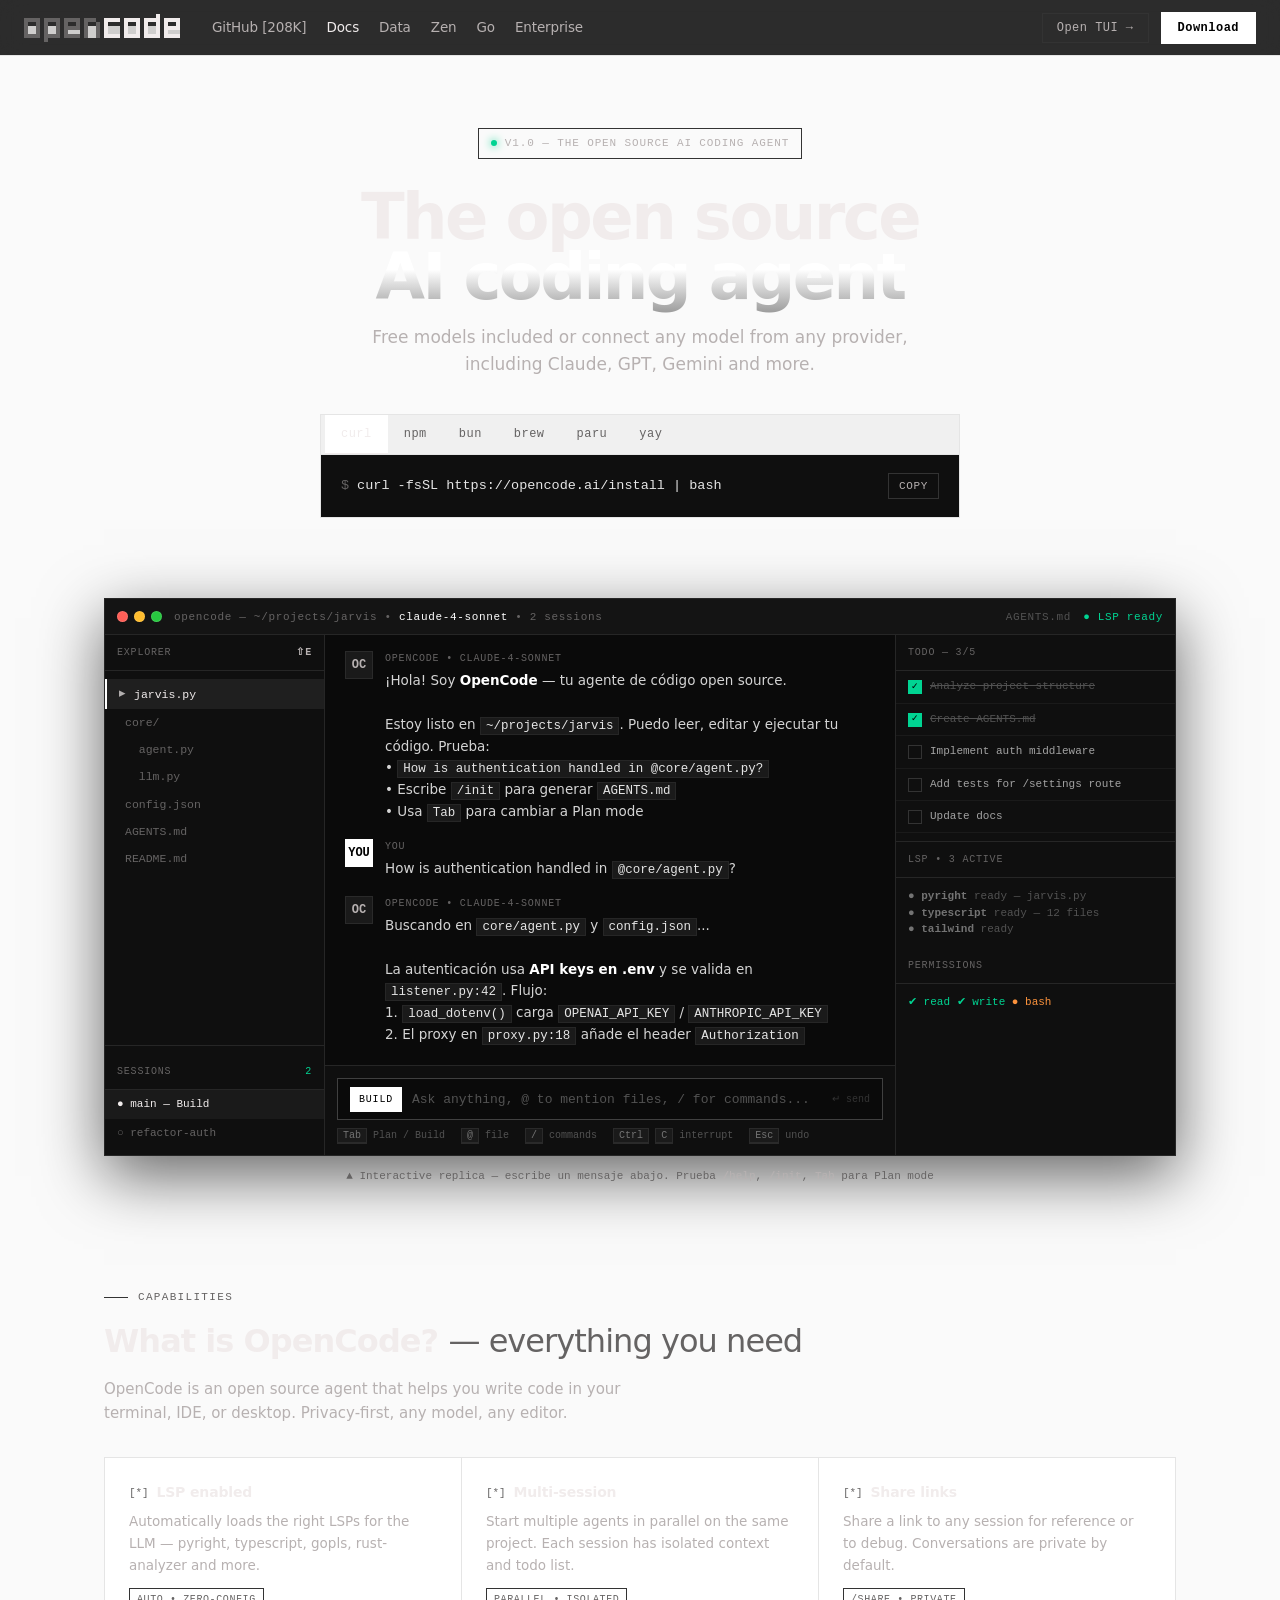
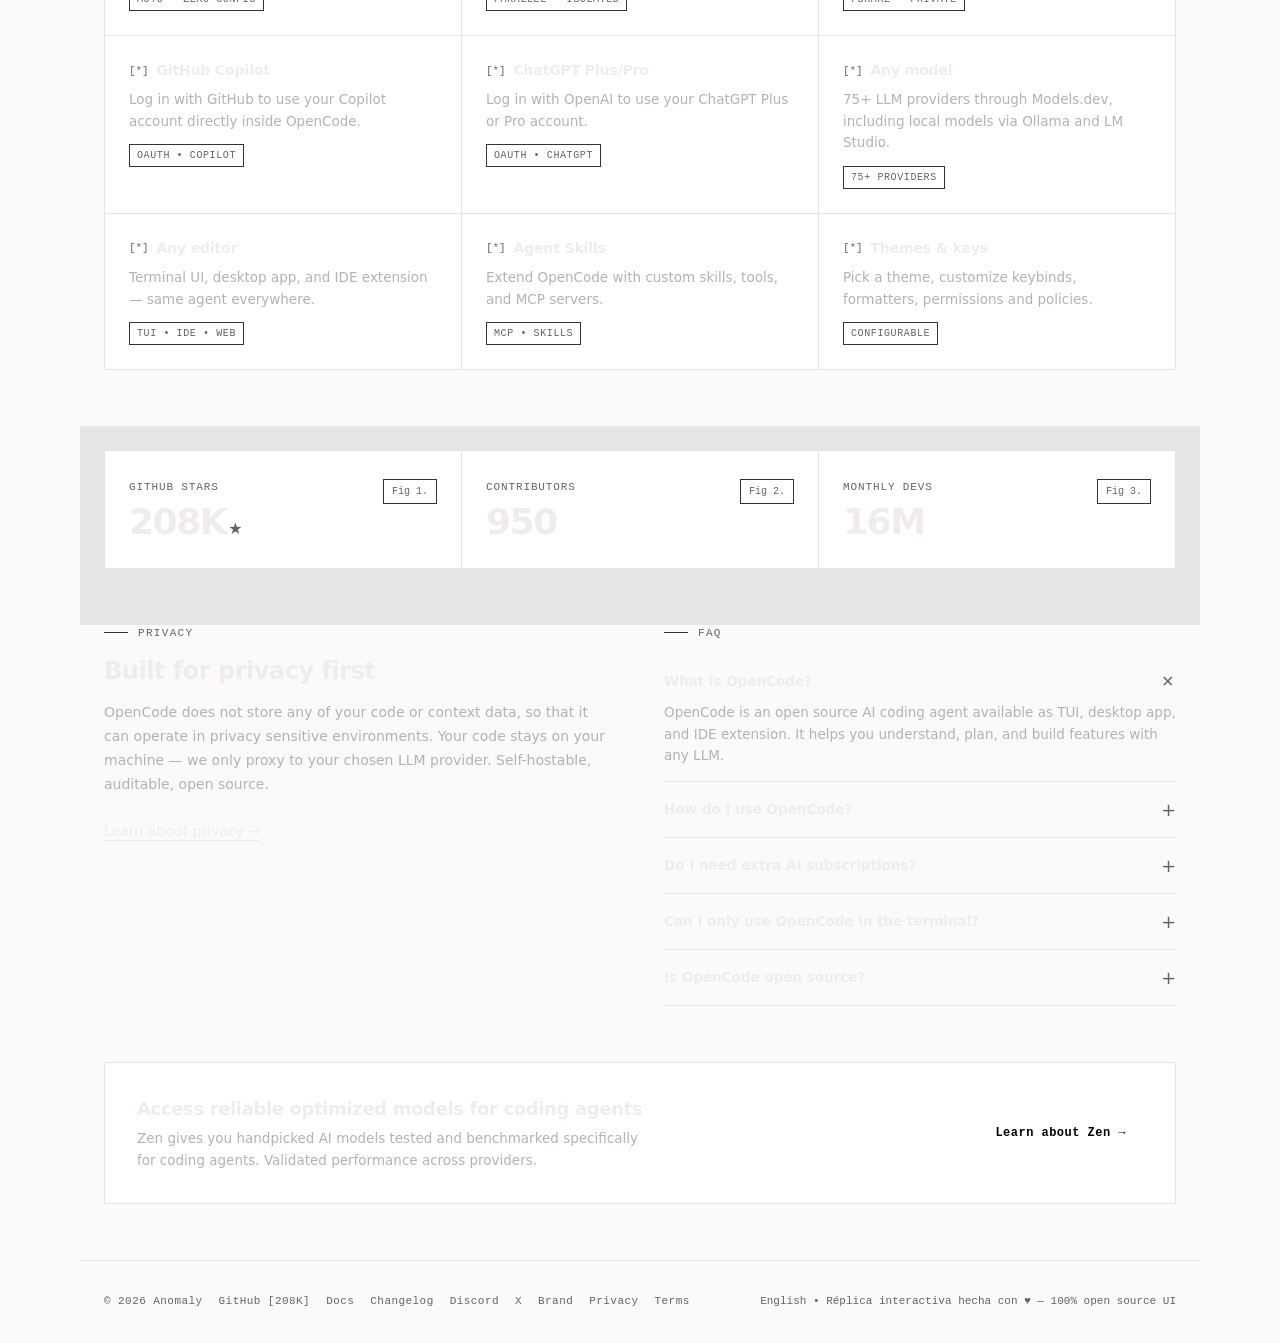
<file: opencode-standalone.html>
<!DOCTYPE html>
<html lang="en">
<head>
<meta charset="UTF-8">
<meta name="viewport" content="width=device-width, initial-scale=1.0">
<title>OpenCode — The open source AI coding agent</title>
<meta name="theme-color" content="#080808">
<meta name="description" content="Réplica perfecta de OpenCode — The open source AI coding agent. Funciona 100% offline.">
<!-- standalone offline: sin dependencias externas - funciona con file:// en Chromebook -->
<link rel="icon" href="data:image/svg+xml,<svg xmlns='http://www.w3.org/2000/svg' viewBox='0 0 32 32'><rect width='32' height='32' rx='6' fill='%23080808'/><rect x='6' y='6' width='20' height='20' fill='none' stroke='%23F1ECEC' stroke-width='1.5'/><rect x='10' y='12' width='12' height='8' fill='%23CFCECD'/></svg>">
<style>
*{margin:0;padding:0;box-sizing:border-box}
:root{
  --bg:#080808;
  --bg2:#111111;
  --bg3:#1a1a1a;
  --bg4:#1f1f1f;
  --border:#262626;
  --border2:#333;
  --text:#F1ECEC;
  --text2:#B7B1B1;
  --text3:#656363;
  --muted:#8a8a8a;
  --accent:#fff;
  --pixel-dark:#211E1E;
  --pixel-mid:#656363;
  --pixel-light:#CFCECD;
  --code-bg:#0f0f0f;
  --green:#00d492;
  --blue:#60a5fa;
  --orange:#fb923c;
}
@media(prefers-color-scheme:light){
  :root{--bg:#fafafa;--bg2:#fff;--bg3:#f0f0f0;--border:#e5e5e5}
}
html{scroll-behavior:smooth}
body{
  font-family:system-ui,-apple-system,'Segoe UI',Roboto,Helvetica,Arial,'Geist',sans-serif;
  background:var(--bg);
  color:var(--text);
  -webkit-font-smoothing:antialiased;
  overflow-x:hidden;
  line-height:1.5;
}
/* pixel grid bg */
body::before{
  content:'';
  position:fixed;inset:0;
  background-image:
    linear-gradient(rgba(255,255,255,0.015) 1px, transparent 1px),
    linear-gradient(90deg, rgba(255,255,255,0.015) 1px, transparent 1px);
  background-size:32px 32px;
  pointer-events:none;
  z-index:0;
}
/* header */
.header{
  position:sticky;top:0;z-index:50;
  background:rgba(8,8,8,0.85);
  backdrop-filter:blur(12px);
  border-bottom:1px solid var(--border);
  height:56px;
  display:flex;align-items:center;justify-content:space-between;
  padding:0 24px;
}
.header-left{display:flex;align-items:center;gap:32px}
.logo{
  display:flex;align-items:center;gap:10px;
  text-decoration:none;
}
.logo-svg{height:28px;width:auto;display:block}
.nav{display:flex;align-items:center;gap:20px;font-size:13.5px}
.nav a{color:var(--text2);text-decoration:none;font-weight:500;letter-spacing:-0.01em;transition:color .15s}
.nav a:hover{color:var(--text)}
.nav a.active{color:var(--text)}
.header-right{display:flex;align-items:center;gap:12px}
.btn-ghost{
  font-family:ui-monospace,SFMono-Regular,Menlo,Monaco,Consolas,ui-monospace,SFMono-Regular,Menlo,Monaco,Consolas,monospace;
  font-size:12px;letter-spacing:0.04em;
  padding:7px 14px;border:1px solid var(--border2);
  background:transparent;color:var(--text2);
  cursor:pointer;transition:all .15s;
}
.btn-ghost:hover{border-color:var(--text2);color:var(--text);background:var(--bg3)}
.btn-primary{
  font-family:ui-monospace,SFMono-Regular,Menlo,Monaco,Consolas,ui-monospace,SFMono-Regular,Menlo,Monaco,Consolas,monospace;
  font-size:12px;letter-spacing:0.04em;font-weight:600;
  padding:8px 16px;background:#fff;color:#000;border:1px solid #fff;
  cursor:pointer;transition:all .15s;
}
.btn-primary:hover{background:#e5e5e5}
.hamburger{display:none;background:none;border:none;color:var(--text);cursor:pointer}
/* hero */
.hero{
  position:relative;z-index:1;
  max-width:1120px;margin:0 auto;
  padding:72px 24px 32px;
  text-align:center;
}
.hero-badge{
  display:inline-flex;align-items:center;gap:8px;
  font-family:ui-monospace,SFMono-Regular,Menlo,Monaco,Consolas,monospace;font-size:11px;letter-spacing:0.08em;text-transform:uppercase;
  color:var(--text2);border:1px solid var(--border2);padding:6px 12px;
  background:rgba(255,255,255,0.03);margin-bottom:28px;
}
.hero-badge span{width:6px;height:6px;background:var(--green);border-radius:50%;box-shadow:0 0 8px var(--green);animation:pulse 2s infinite}
@keyframes pulse{0%,100%{opacity:1}50%{opacity:0.5}}
.hero h1{
  font-size:clamp(36px,6vw,64px);font-weight:700;letter-spacing:-0.04em;line-height:0.95;
  margin-bottom:16px;color:var(--text);
}
.hero h1 em{font-style:normal;background:linear-gradient(180deg,#fff 40%,#999);-webkit-background-clip:text;-webkit-text-fill-color:transparent}
.hero p{
  font-size:17px;color:var(--text2);max-width:560px;margin:0 auto 36px;line-height:1.6;
}
/* install tabs */
.install-wrap{
  max-width:640px;margin:0 auto 48px;
  background:var(--bg2);border:1px solid var(--border);
  text-align:left;overflow:hidden;
}
.install-tabs{
  display:flex;gap:0;border-bottom:1px solid var(--border);
  background:var(--bg3);padding:0 4px;overflow-x:auto;scrollbar-width:none;
}
.install-tabs button{
  font-family:ui-monospace,SFMono-Regular,Menlo,Monaco,Consolas,monospace;font-size:12px;letter-spacing:0.04em;
  padding:12px 16px;background:transparent;border:none;color:var(--text3);
  cursor:pointer;white-space:nowrap;border-bottom:2px solid transparent;margin-bottom:-1px;transition:all .15s;
}
.install-tabs button.active{color:var(--text);border-bottom-color:var(--text);background:var(--bg2)}
.install-tabs button:hover{color:var(--text2)}
.install-code{
  display:flex;align-items:center;justify-content:space-between;
  padding:18px 20px;
  font-family:ui-monospace,SFMono-Regular,Menlo,Monaco,Consolas,monospace;font-size:13.5px;
  background:var(--code-bg);color:#e5e5e5;
  overflow-x:auto;
}
.install-code code{white-space:nowrap}
.install-code .prompt{color:var(--text3);margin-right:8px;user-select:none}
.copy-btn{
  font-family:ui-monospace,SFMono-Regular,Menlo,Monaco,Consolas,monospace;font-size:11px;letter-spacing:0.06em;text-transform:uppercase;
  padding:6px 10px;border:1px solid var(--border2);background:transparent;color:var(--text2);cursor:pointer;margin-left:16px;flex-shrink:0;transition:all .15s;
}
.copy-btn:hover{color:var(--text);border-color:var(--text2)}
.copy-btn.copied{color:var(--green);border-color:var(--green)}
/* TUI replica - the star */
.tui-section{max-width:1120px;margin:0 auto;padding:0 24px 48px;position:relative;z-index:1}
.tui-window{
  background:#0a0a0a;border:1px solid #262626;
  overflow:hidden;box-shadow:0 20px 60px rgba(0,0,0,0.6),0 0 0 1px rgba(255,255,255,0.03);
}
.tui-titlebar{
  height:36px;display:flex;align-items:center;justify-content:space-between;
  padding:0 12px;background:#141414;border-bottom:1px solid #262626;
  font-family:ui-monospace,SFMono-Regular,Menlo,Monaco,Consolas,monospace;font-size:11px;letter-spacing:0.06em;color:var(--text3);
}
.tui-dots{display:flex;gap:6px}
.tui-dot{width:11px;height:11px;border-radius:50%;border:1px solid rgba(255,255,255,0.1)}
.tui-dot.r{background:#ff5f57}.tui-dot.y{background:#ffbd2e}.tui-dot.g{background:#28c840}
.tui-body{display:flex;height:520px;min-height:520px}
.tui-sidebar{
  width:220px;min-width:220px;background:#0f0f0f;border-right:1px solid #262626;
  display:flex;flex-direction:column;font-family:ui-monospace,SFMono-Regular,Menlo,Monaco,Consolas,monospace;font-size:11.5px;overflow:hidden;
}
.tui-sidebar-header{padding:10px 12px;border-bottom:1px solid #262626;color:var(--text3);font-size:10px;letter-spacing:0.08em;text-transform:uppercase;display:flex;justify-content:space-between;align-items:center}
.tui-sidebar-header b{color:var(--text2);font-weight:600}
.tui-files{flex:1;overflow-y:auto;padding:8px 0}
.tui-file{padding:5px 12px;display:flex;align-items:center;gap:8px;color:var(--text3);cursor:pointer;transition:all .1s;white-space:nowrap}
.tui-file:hover{background:#1a1a1a;color:var(--text2)}
.tui-file.active{background:#1f1f1f;color:var(--text);border-left:2px solid #fff}
.tui-file .icon{font-size:13px;opacity:0.7}
.tui-sessions{border-top:1px solid #262626;padding:8px 0}
.tui-session{padding:6px 12px;display:flex;align-items:center;gap:8px;color:var(--text3);font-size:11px;cursor:pointer}
.tui-session:hover{color:var(--text2)}
.tui-session.active{color:var(--text);background:#1a1a1a}
.tui-main{flex:1;display:flex;flex-direction:column;min-width:0;background:#0a0a0a}
.tui-messages{flex:1;overflow-y:auto;padding:16px 20px;display:flex;flex-direction:column;gap:16px;scroll-behavior:smooth}
.msg{display:flex;gap:12px;max-width:100%}
.msg-avatar{width:28px;height:28px;flex-shrink:0;display:flex;align-items:center;justify-content:center;font-size:12px;font-weight:700;border:1px solid #262626;font-family:ui-monospace,SFMono-Regular,Menlo,Monaco,Consolas,monospace}
.msg.user .msg-avatar{background:#fff;color:#000;border-color:#fff}
.msg.assistant .msg-avatar{background:#1a1a1a;color:var(--text2);border-color:#2a2a2a}
.msg-content{flex:1;min-width:0}
.msg-role{font-family:ui-monospace,SFMono-Regular,Menlo,Monaco,Consolas,monospace;font-size:10px;letter-spacing:0.08em;text-transform:uppercase;color:var(--text3);margin-bottom:4px}
.msg-text{font-size:13.5px;line-height:1.6;color:#d4d4d4;white-space:pre-wrap;word-break:break-word}
.msg-text strong{color:#fff;font-weight:600}
.msg-text code{font-family:ui-monospace,SFMono-Regular,Menlo,Monaco,Consolas,monospace;font-size:12.5px;background:#1a1a1a;border:1px solid #262626;padding:1px 5px;color:#e5e5e5}
.msg-tool{margin-top:8px;border:1px solid #262626;background:#111;font-family:ui-monospace,SFMono-Regular,Menlo,Monaco,Consolas,monospace;font-size:11.5px;overflow:hidden}
.msg-tool-header{padding:6px 10px;background:#161616;border-bottom:1px solid #262626;display:flex;align-items:center;gap:8px;color:var(--text3);font-size:11px}
.msg-tool-header .dot{width:7px;height:7px;border-radius:50%}.msg-tool-header .dot.green{background:var(--green)}.msg-tool-header .dot.blue{background:var(--blue)}
.msg-tool-body{padding:10px 12px;color:#a3a3a3;overflow-x:auto;max-height:160px;overflow-y:auto;white-space:pre;line-height:1.5}
.msg-tool-body .line-num{color:#525252;user-select:none;margin-right:12px}
.diff-add{background:rgba(0,212,148,0.08);color:#6ee7b7;display:block;padding:1px 0}
.diff-del{background:rgba(239,68,68,0.08);color:#fca5a5;display:block;padding:1px 0}
.diff-add::before{content:'+ ';color:var(--green)}.diff-del::before{content:'- ';color:#ef4444}
.tui-input-wrap{border-top:1px solid #262626;padding:12px;background:#0f0f0f}
.tui-input-row{display:flex;align-items:center;gap:10px;background:#0a0a0a;border:1px solid #262626;padding:0 12px;height:42px;transition:border-color .15s}
.tui-input-row:focus-within{border-color:#404040}
.tui-mode{
  font-family:ui-monospace,SFMono-Regular,Menlo,Monaco,Consolas,monospace;font-size:10px;letter-spacing:0.08em;text-transform:uppercase;
  padding:4px 8px;border:1px solid #262626;cursor:pointer;user-select:none;transition:all .15s;
}
.tui-mode.build{background:#fff;color:#000;border-color:#fff}
.tui-mode.plan{background:transparent;color:var(--orange);border-color:rgba(251,146,60,0.3)}
.tui-input{flex:1;background:transparent;border:none;outline:none;color:#e5e5e5;font-family:ui-monospace,SFMono-Regular,Menlo,Monaco,Consolas,monospace;font-size:13px}
.tui-input::placeholder{color:#525252}
.tui-hints{font-family:ui-monospace,SFMono-Regular,Menlo,Monaco,Consolas,monospace;font-size:10px;color:#525252;margin-top:8px;display:flex;gap:16px;flex-wrap:wrap}
.tui-hints kbd{background:#1a1a1a;border:1px solid #2a2a2a;border-bottom-width:2px;padding:1px 5px;color:#737373;font-family:inherit;font-size:10px}
.tui-right{
  width:280px;min-width:280px;background:#0f0f0f;border-left:1px solid #262626;
  display:flex;flex-direction:column;font-family:ui-monospace,SFMono-Regular,Menlo,Monaco,Consolas,monospace;font-size:11px;overflow:hidden;
}
.tui-right-header{padding:10px 12px;border-bottom:1px solid #262626;color:var(--text3);font-size:10px;letter-spacing:0.08em;text-transform:uppercase}
.tui-todo{padding:8px 12px;border-bottom:1px solid #1a1a1a;display:flex;gap:8px;align-items:flex-start}
.tui-todo .check{width:14px;height:14px;border:1px solid #333;display:flex;align-items:center;justify-content:center;flex-shrink:0;margin-top:1px;font-size:9px}
.tui-todo.done .check{background:var(--green);border-color:var(--green);color:#000}
.tui-todo.done .tui-todo-text{color:#525252;text-decoration:line-through}
.tui-todo-text{color:#a3a3a3;line-height:1.4}
.tui-lsp{padding:10px 12px;color:#525252;line-height:1.5}
.tui-lsp b{color:#737373}
/* features */
.features{max-width:1120px;margin:0 auto;padding:56px 24px;position:relative;z-index:1}
.section-label{font-family:ui-monospace,SFMono-Regular,Menlo,Monaco,Consolas,monospace;font-size:11px;letter-spacing:0.12em;text-transform:uppercase;color:var(--text3);margin-bottom:12px;display:flex;align-items:center;gap:10px}
.section-label::before{content:'';width:24px;height:1px;background:var(--border2)}
.features h2{font-size:32px;font-weight:700;letter-spacing:-0.03em;margin-bottom:12px}
.features h2 span{color:var(--text3);font-weight:400}
.features p.section-desc{color:var(--text2);font-size:15px;max-width:520px;margin-bottom:32px;line-height:1.6}
.feature-grid{display:grid;grid-template-columns:repeat(3,1fr);gap:1px;background:var(--border);border:1px solid var(--border)}
.feature-card{background:var(--bg2);padding:24px}
.feature-card h3{font-size:14px;font-weight:600;margin-bottom:8px;display:flex;align-items:center;gap:8px;letter-spacing:-0.01em}
.feature-card h3::before{content:'[*]';font-family:ui-monospace,SFMono-Regular,Menlo,Monaco,Consolas,monospace;font-size:11px;color:var(--text3);font-weight:400}
.feature-card p{font-size:13.5px;color:var(--text2);line-height:1.6}
.feature-card .tag{font-family:ui-monospace,SFMono-Regular,Menlo,Monaco,Consolas,monospace;font-size:10px;letter-spacing:0.06em;text-transform:uppercase;color:var(--text3);margin-top:12px;display:inline-block;border:1px solid var(--border2);padding:3px 7px}
/* stats */
.stats{max-width:1120px;margin:0 auto;padding:24px 24px 56px;display:grid;grid-template-columns:repeat(3,1fr);gap:1px;background:var(--border);border:1px solid var(--border);position:relative;z-index:1}
.stat{background:var(--bg2);padding:28px 24px;display:flex;justify-content:space-between;align-items:flex-start}
.stat-label{font-family:ui-monospace,SFMono-Regular,Menlo,Monaco,Consolas,monospace;font-size:11px;letter-spacing:0.08em;text-transform:uppercase;color:var(--text3);margin-bottom:8px}
.stat-value{font-size:36px;font-weight:700;letter-spacing:-0.04em;line-height:1}
.stat-value small{font-size:16px;font-weight:500;color:var(--text3);margin-left:2px}
.stat-fig{font-family:ui-monospace,SFMono-Regular,Menlo,Monaco,Consolas,monospace;font-size:10px;color:var(--text3);border:1px solid var(--border2);padding:4px 8px}
/* privacy + faq */
.two-col{max-width:1120px;margin:0 auto;padding:0 24px 56px;display:grid;grid-template-columns:1fr 1fr;gap:48px;position:relative;z-index:1}
.two-col h2{font-size:24px;font-weight:700;letter-spacing:-0.02em;margin-bottom:12px}
.two-col p{font-size:14px;color:var(--text2);line-height:1.7}
.faq-item{border-bottom:1px solid var(--border);padding:14px 0}
.faq-q{font-size:13.5px;font-weight:600;display:flex;justify-content:space-between;align-items:center;cursor:pointer;user-select:none}
.faq-q::after{content:'+';font-weight:400;color:var(--text3);font-size:18px;transition:transform .15s}
.faq-item.open .faq-q::after{transform:rotate(45deg)}
.faq-a{font-size:13.5px;color:var(--text2);line-height:1.6;max-height:0;overflow:hidden;transition:all .2s}
.faq-item.open .faq-a{max-height:200px;margin-top:8px}
/* zen */
.zen{max-width:1120px;margin:0 auto 56px;background:var(--bg2);border:1px solid var(--border);padding:32px;display:flex;justify-content:space-between;align-items:center;gap:24px;position:relative;z-index:1}
.zen h3{font-size:18px;font-weight:700;letter-spacing:-0.02em;margin-bottom:6px}
.zen p{font-size:13.5px;color:var(--text2);max-width:520px;line-height:1.6}
.zen .btn-primary{white-space:nowrap}
/* footer */
.footer{border-top:1px solid var(--border);padding:32px 24px;max-width:1120px;margin:0 auto;display:flex;justify-content:space-between;align-items:center;flex-wrap:wrap;gap:16px;position:relative;z-index:1}
.footer-left{font-family:ui-monospace,SFMono-Regular,Menlo,Monaco,Consolas,monospace;font-size:11px;color:var(--text3);letter-spacing:0.04em;display:flex;gap:16px;flex-wrap:wrap}
.footer-left a{color:var(--text3);text-decoration:none}.footer-left a:hover{color:var(--text2)}
.footer-right{font-family:ui-monospace,SFMono-Regular,Menlo,Monaco,Consolas,monospace;font-size:11px;color:var(--text3)}
/* responsive */
@media(max-width:900px){
  .nav{display:none}
  .hamburger{display:block}
  .tui-body{flex-direction:column;height:auto}
  .tui-sidebar{width:100%;min-width:0;flex-direction:row;height:120px}
  .tui-files{flex:1}.tui-sessions{width:140px;border-top:none;border-left:1px solid #262626}
  .tui-right{display:none}
  .tui-body{height:600px}
  .feature-grid{grid-template-columns:1fr}
  .stats{grid-template-columns:1fr}
  .two-col{grid-template-columns:1fr}
  .zen{flex-direction:column;align-items:flex-start}
}
@media(max-width:600px){
  .tui-sidebar{display:none}
  .hero{padding-top:48px}
  .install-code{font-size:11.5px}
}
/* scrollbar */
::-webkit-scrollbar{width:6px;height:6px}
::-webkit-scrollbar-track{background:transparent}
::-webkit-scrollbar-thumb{background:#2a2a2a}
::-webkit-scrollbar-thumb:hover{background:#333}
/* autocomplete */
.ac{position:absolute;bottom:52px;left:12px;right:12px;background:#1a1a1a;border:1px solid #2a2a2a;max-height:160px;overflow-y:auto;display:none;z-index:10;font-family:ui-monospace,SFMono-Regular,Menlo,Monaco,Consolas,monospace;font-size:12px}
.ac-item{padding:7px 12px;color:#a3a3a3;cursor:pointer;display:flex;justify-content:space-between}
.ac-item:hover,.ac-item.active{background:#262626;color:#fff}
/* typing */
.typing{display:inline-flex;gap:3px;align-items:center;padding:8px 0}
.typing span{width:4px;height:4px;background:#525252;border-radius:50%;animation:bounce 1.4s infinite}
.typing span:nth-child(2){animation-delay:.15s}.typing span:nth-child(3){animation-delay:.3s}
@keyframes bounce{0%,80%,100%{opacity:0.3;transform:translateY(0)}40%{opacity:1;transform:translateY(-4px)}}
</style>
</head>
<body>

<header class="header">
  <div class="header-left">
    <a class="logo" href="#">
      <!-- pixel OPENCODE logo recreation -->
      <svg class="logo-svg" viewBox="0 0 234 42" fill="none" xmlns="http://www.w3.org/2000/svg">
        <path d="M18 30H6V18H18V30Z" fill="#CFCECD"/><path d="M18 12H6V30H18V12ZM24 36H0V6H24V36Z" fill="#656363"/>
        <path d="M48 30H36V18H48V30Z" fill="#CFCECD"/><path d="M36 30H48V12H36V30ZM54 36H36V42H30V6H54V36Z" fill="#656363"/>
        <path d="M84 24V30H66V24H84Z" fill="#CFCECD"/><path d="M84 24H66V30H84V36H60V6H84V24ZM66 18H78V12H66V18Z" fill="#656363"/>
        <path d="M108 36H96V18H108V36Z" fill="#CFCECD"/><path d="M108 12H96V36H90V6H108V12ZM114 36H108V12H114V36Z" fill="#656363"/>
        <path d="M144 30H126V18H144V30Z" fill="#CFCECD"/><path d="M144 12H126V30H144V36H120V6H144V12Z" fill="#F1ECEC"/>
        <path d="M168 30H156V18H168V30Z" fill="#CFCECD"/><path d="M168 12H156V30H168V12ZM174 36H150V6H174V36Z" fill="#F1ECEC"/>
        <path d="M198 30H186V18H198V30Z" fill="#CFCECD"/><path d="M198 12H186V30H198V12ZM204 36H180V6H198V0H204V36Z" fill="#F1ECEC"/>
        <path d="M234 24V30H216V24H234Z" fill="#CFCECD"/><path d="M216 12V18H228V12H216ZM234 24H216V30H234V36H210V6H234V24Z" fill="#F1ECEC"/>
      </svg>
    </a>
    <nav class="nav">
      <a href="https://github.com/anomalyco/opencode" target="_blank">GitHub [208K]</a>
      <a href="#" class="active">Docs</a>
      <a href="#">Data</a>
      <a href="#">Zen</a>
      <a href="#">Go</a>
      <a href="#">Enterprise</a>
    </nav>
  </div>
  <div class="header-right">
    <button class="btn-ghost" onclick="document.getElementById('tui').scrollIntoView({behavior:'smooth'})">Open TUI →</button>
    <button class="btn-primary" onclick="copyInstall()">Download</button>
    <button class="hamburger" aria-label="menu">☰</button>
  </div>
</header>

<section class="hero">
  <div class="hero-badge"><span></span> v1.0 — The open source AI coding agent</div>
  <h1>The open source<br><em>AI coding agent</em></h1>
  <p>Free models included or connect any model from any provider, including Claude, GPT, Gemini and more.</p>

  <div class="install-wrap" id="installWrap">
    <div class="install-tabs" id="installTabs">
      <button class="active" data-cmd="curl -fsSL https://opencode.ai/install | bash">curl</button>
      <button data-cmd="npm install -g opencode-ai">npm</button>
      <button data-cmd="bun install -g opencode-ai">bun</button>
      <button data-cmd="brew install anomalyco/tap/opencode">brew</button>
      <button data-cmd="paru -S opencode-bin">paru</button>
      <button data-cmd="yay -S opencode-bin">yay</button>
    </div>
    <div class="install-code">
      <code><span class="prompt">$</span><span id="installCmd">curl -fsSL https://opencode.ai/install | bash</span></code>
      <button class="copy-btn" id="copyBtn" onclick="copyInstall()">Copy</button>
    </div>
  </div>
</section>

<section class="tui-section" id="tui">
  <div class="tui-window">
    <div class="tui-titlebar">
      <div style="display:flex;align-items:center;gap:12px">
        <div class="tui-dots"><div class="tui-dot r"></div><div class="tui-dot y"></div><div class="tui-dot g"></div></div>
        <span>opencode — ~/projects/jarvis • <span style="color:#fff">claude-4-sonnet</span> • 2 sessions</span>
      </div>
      <div style="display:flex;gap:12px;align-items:center">
        <span style="color:#525252">AGENTS.md</span>
        <span style="color:var(--green)">● LSP ready</span>
      </div>
    </div>
    <div class="tui-body">
      <aside class="tui-sidebar">
        <div style="flex:1;display:flex;flex-direction:column;min-width:0">
          <div class="tui-sidebar-header"><span>Explorer</span><b>⇧E</b></div>
          <div class="tui-files" id="fileList">
            <div class="tui-file active"><span class="icon">▸</span> jarvis.py</div>
            <div class="tui-file"><span class="icon"> </span> core/</div>
            <div class="tui-file"><span class="icon"> </span> &nbsp;&nbsp;agent.py</div>
            <div class="tui-file"><span class="icon"> </span> &nbsp;&nbsp;llm.py</div>
            <div class="tui-file"><span class="icon"> </span> config.json</div>
            <div class="tui-file"><span class="icon"> </span> AGENTS.md</div>
            <div class="tui-file"><span class="icon"> </span> README.md</div>
          </div>
        </div>
        <div class="tui-sessions">
          <div class="tui-sidebar-header"><span>Sessions</span><span style="color:var(--green)">2</span></div>
          <div class="tui-session active">● main — Build</div>
          <div class="tui-session">○ refactor-auth</div>
        </div>
      </aside>

      <main class="tui-main">
        <div class="tui-messages" id="messages">
          <!-- initial messages injected by JS -->
        </div>
        <div class="tui-input-wrap" style="position:relative">
          <div class="tui-input-row" id="inputRow">
            <div class="tui-mode build" id="modeBtn" onclick="toggleMode()" title="Tab to toggle">BUILD</div>
            <input class="tui-input" id="tuiInput" placeholder="Ask anything, @ to mention files, / for commands..." autocomplete="off" spellcheck="false">
            <span style="color:#333;font-family:ui-monospace,SFMono-Regular,Menlo,Monaco,Consolas,monospace;font-size:10px">↵ send</span>
          </div>
          <div class="tui-hints">
            <span><kbd>Tab</kbd> Plan / Build</span>
            <span><kbd>@</kbd> file</span>
            <span><kbd>/</kbd> commands</span>
            <span><kbd>Ctrl</kbd> <kbd>C</kbd> interrupt</span>
            <span><kbd>Esc</kbd> undo</span>
          </div>
          <div class="ac" id="ac"></div>
        </div>
      </main>

      <aside class="tui-right" id="tuiRight">
        <div class="tui-right-header">Todo — 3/5</div>
        <div class="tui-todo done"><div class="check">✓</div><div class="tui-todo-text">Analyze project structure</div></div>
        <div class="tui-todo done"><div class="check">✓</div><div class="tui-todo-text">Create AGENTS.md</div></div>
        <div class="tui-todo"><div class="check"></div><div class="tui-todo-text">Implement auth middleware</div></div>
        <div class="tui-todo"><div class="check"></div><div class="tui-todo-text">Add tests for /settings route</div></div>
        <div class="tui-todo"><div class="check"></div><div class="tui-todo-text">Update docs</div></div>
        <div class="tui-right-header" style="border-top:1px solid #262626;margin-top:8px">LSP • 3 active</div>
        <div class="tui-lsp">
          <b>● pyright</b> ready — jarvis.py<br>
          <b>● typescript</b> ready — 12 files<br>
          <b>● tailwind</b> ready
        </div>
        <div class="tui-right-header">Permissions</div>
        <div class="tui-lsp" style="font-size:11px">
          <span style="color:var(--green)">✔ read</span> <span style="color:var(--green)">✔ write</span> <span style="color:var(--orange)">● bash</span>
        </div>
      </aside>
    </div>
  </div>
  <div style="text-align:center;margin-top:12px;font-family:ui-monospace,SFMono-Regular,Menlo,Monaco,Consolas,monospace;font-size:11px;color:var(--text3)">▲ Interactive replica — escribe un mensaje abajo. Prueba <span style="color:var(--text2)">/help</span>, <span style="color:var(--text2)">/init</span>, <span style="color:var(--text2)">Tab</span> para Plan mode</div>
</section>

<section class="features">
  <div class="section-label">Capabilities</div>
  <h2>What is OpenCode? <span>— everything you need</span></h2>
  <p class="section-desc">OpenCode is an open source agent that helps you write code in your terminal, IDE, or desktop. Privacy-first, any model, any editor.</p>
  <div class="feature-grid">
    <div class="feature-card"><h3>LSP enabled</h3><p>Automatically loads the right LSPs for the LLM — pyright, typescript, gopls, rust-analyzer and more.</p><span class="tag">auto • zero-config</span></div>
    <div class="feature-card"><h3>Multi-session</h3><p>Start multiple agents in parallel on the same project. Each session has isolated context and todo list.</p><span class="tag">parallel • isolated</span></div>
    <div class="feature-card"><h3>Share links</h3><p>Share a link to any session for reference or to debug. Conversations are private by default.</p><span class="tag">/share • private</span></div>
    <div class="feature-card"><h3>GitHub Copilot</h3><p>Log in with GitHub to use your Copilot account directly inside OpenCode.</p><span class="tag">oauth • copilot</span></div>
    <div class="feature-card"><h3>ChatGPT Plus/Pro</h3><p>Log in with OpenAI to use your ChatGPT Plus or Pro account.</p><span class="tag">oauth • chatgpt</span></div>
    <div class="feature-card"><h3>Any model</h3><p>75+ LLM providers through Models.dev, including local models via Ollama and LM Studio.</p><span class="tag">75+ providers</span></div>
    <div class="feature-card"><h3>Any editor</h3><p>Terminal UI, desktop app, and IDE extension — same agent everywhere.</p><span class="tag">TUI • IDE • Web</span></div>
    <div class="feature-card"><h3>Agent Skills</h3><p>Extend OpenCode with custom skills, tools, and MCP servers.</p><span class="tag">MCP • skills</span></div>
    <div class="feature-card"><h3>Themes & keys</h3><p>Pick a theme, customize keybinds, formatters, permissions and policies.</p><span class="tag">configurable</span></div>
  </div>
</section>

<section class="stats">
  <div class="stat"><div><div class="stat-label">GitHub Stars</div><div class="stat-value">208K<small>★</small></div></div><div class="stat-fig">Fig 1.</div></div>
  <div class="stat"><div><div class="stat-label">Contributors</div><div class="stat-value">950</div></div><div class="stat-fig">Fig 2.</div></div>
  <div class="stat"><div><div class="stat-label">Monthly Devs</div><div class="stat-value">16M</div></div><div class="stat-fig">Fig 3.</div></div>
</section>

<div class="two-col">
  <div>
    <div class="section-label">Privacy</div>
    <h2>Built for privacy first</h2>
    <p>OpenCode does not store any of your code or context data, so that it can operate in privacy sensitive environments. Your code stays on your machine — we only proxy to your chosen LLM provider. Self-hostable, auditable, open source.<br><br><a href="#" style="color:var(--text);text-decoration:underline;text-underline-offset:4px">Learn about privacy →</a></p>
  </div>
  <div>
    <div class="section-label">FAQ</div>
    <div class="faq-item open"><div class="faq-q" onclick="this.parentElement.classList.toggle('open')">What is OpenCode?</div><div class="faq-a">OpenCode is an open source AI coding agent available as TUI, desktop app, and IDE extension. It helps you understand, plan, and build features with any LLM.</div></div>
    <div class="faq-item"><div class="faq-q" onclick="this.parentElement.classList.toggle('open')">How do I use OpenCode?</div><div class="faq-a">Install with <code style="font-family:ui-monospace,SFMono-Regular,Menlo,Monaco,Consolas,monospace;background:#1a1a1a;padding:2px 6px;border:1px solid #262626">curl -fsSL https://opencode.ai/install | bash</code> then run <code>opencode</code> in your project. Try <code>/init</code> to generate AGENTS.md.</div></div>
    <div class="faq-item"><div class="faq-q" onclick="this.parentElement.classList.toggle('open')">Do I need extra AI subscriptions?</div><div class="faq-a">No — Zen includes free optimized models, or connect your existing Claude / GPT / Gemini keys. 75+ providers supported.</div></div>
    <div class="faq-item"><div class="faq-q" onclick="this.parentElement.classList.toggle('open')">Can I only use OpenCode in the terminal?</div><div class="faq-a">No — use it in the terminal (TUI), desktop app, VS Code / JetBrains extensions, or web.</div></div>
    <div class="faq-item"><div class="faq-q" onclick="this.parentElement.classList.toggle('open')">Is OpenCode open source?</div><div class="faq-a">Yes — MIT licensed on GitHub. 208K stars, 950 contributors, 13K+ commits.</div></div>
  </div>
</div>

<div style="max-width:1120px;margin:0 auto;padding:0 24px"><div class="zen">
  <div>
    <h3>Access reliable optimized models for coding agents</h3>
    <p>Zen gives you handpicked AI models tested and benchmarked specifically for coding agents. Validated performance across providers.</p>
  </div>
  <button class="btn-primary" onclick="window.open('https://opencode.ai/zen','_blank')">Learn about Zen →</button>
</div></div>

<footer class="footer">
  <div class="footer-left">
    <span>© 2026 Anomaly</span>
    <a href="https://github.com/anomalyco/opencode">GitHub [208K]</a>
    <a href="#">Docs</a>
    <a href="#">Changelog</a>
    <a href="#">Discord</a>
    <a href="#">X</a>
    <a href="#">Brand</a>
    <a href="#">Privacy</a>
    <a href="#">Terms</a>
  </div>
  <div class="footer-right">English • Réplica interactiva hecha con ♥ — 100% open source UI</div>
</footer>

<script>
// install tabs
document.querySelectorAll('.install-tabs button').forEach(btn=>{
  btn.addEventListener('click',()=>{
    document.querySelectorAll('.install-tabs button').forEach(b=>b.classList.remove('active'));
    btn.classList.add('active');
    document.getElementById('installCmd').textContent = btn.dataset.cmd;
  });
});
function copyInstall(){
  const t=document.getElementById('installCmd').textContent;
  navigator.clipboard.writeText(t).then(()=>{
    const b=document.getElementById('copyBtn');
    b.textContent='Copied!';b.classList.add('copied');
    setTimeout(()=>{b.textContent='Copy';b.classList.remove('copied')},1500);
  });
}

// TUI logic
const messagesEl=document.getElementById('messages');
const inputEl=document.getElementById('tuiInput');
const modeBtn=document.getElementById('modeBtn');
const acEl=document.getElementById('ac');
let mode='build';
let history=[];
let historyIdx=-1;

const files=['jarvis.py','core/agent.py','core/llm.py','config.json','AGENTS.md','README.md','listener.py','proxy.py','core/tools.py'];
const commands=[
  {cmd:'/help',desc:'show help'},
  {cmd:'/init',desc:'analyze project & create AGENTS.md'},
  {cmd:'/undo',desc:'undo last change'},
  {cmd:'/redo',desc:'redo last change'},
  {cmd:'/share',desc:'create share link'},
  {cmd:'/connect',desc:'connect LLM provider'},
  {cmd:'/theme',desc:'change theme'},
  {cmd:'/clear',desc:'clear messages'},
  {cmd:'/plan',desc:'switch to Plan mode'},
  {cmd:'/build',desc:'switch to Build mode'},
];

function toggleMode(){
  mode = mode==='build'?'plan':'build';
  modeBtn.textContent=mode.toUpperCase();
  modeBtn.className='tui-mode '+mode;
  addSystem(`Switched to ${mode.toUpperCase()} mode — ${mode==='plan'?'read-only, will propose a plan':'can make changes directly'}`);
}

function addSystem(text){
  const el=document.createElement('div');
  el.style.cssText="font-family:ui-monospace,SFMono-Regular,Menlo,Monaco,Consolas,monospace;font-size:11px;color:#525252;text-align:center;padding:6px;border:1px dashed #262626;background:#0f0f0f;margin:4px 0";
  el.textContent='◆ '+text;
  messagesEl.appendChild(el);
  messagesEl.scrollTop=messagesEl.scrollHeight;
}

function addMessage(role,text,opts={}){
  const wrap=document.createElement('div');
  wrap.className='msg '+role;
  const av=document.createElement('div');
  av.className='msg-avatar';
  av.textContent=role==='user'?'YOU':'OC';
  const content=document.createElement('div');
  content.className='msg-content';
  const roleEl=document.createElement('div');
  roleEl.className='msg-role';
  roleEl.textContent=role==='user'?'you':'opencode • '+(mode==='plan'?'plan':'claude-4-sonnet');
  const textEl=document.createElement('div');
  textEl.className='msg-text';
  textEl.innerHTML=text;
  content.appendChild(roleEl);
  content.appendChild(textEl);
  if(opts.tool){
    const tool=document.createElement('div');
    tool.className='msg-tool';
    tool.innerHTML=`<div class="msg-tool-header"><span class="dot ${opts.toolColor||'green'}"></span> ${opts.tool} <span style="margin-left:auto;color:#525252">${opts.toolMeta||''}</span></div><div class="msg-tool-body">${opts.toolBody||''}</div>`;
    content.appendChild(tool);
  }
  wrap.appendChild(av);
  wrap.appendChild(content);
  messagesEl.appendChild(wrap);
  messagesEl.scrollTop=messagesEl.scrollHeight;
  return textEl;
}

function esc(s){return s.replace(/&/g,'&amp;').replace(/</g,'&lt;').replace(/>/g,'&gt;')}

// initial conversation
addMessage('assistant','¡Hola! Soy <strong>OpenCode</strong> — tu agente de código open source.<br><br>Estoy listo en <code>~/projects/jarvis</code>. Puedo leer, editar y ejecutar tu código. Prueba:<br>• <code>How is authentication handled in @core/agent.py?</code><br>• Escribe <code>/init</code> para generar <code>AGENTS.md</code><br>• Usa <code>Tab</code> para cambiar a Plan mode');
addMessage('user','How is authentication handled in <code>@core/agent.py</code>?');
addMessage('assistant','Buscando en <code>core/agent.py</code> y <code>config.json</code>...<br><br>La autenticación usa <strong>API keys en .env</strong> y se valida en <code>listener.py:42</code>. Flujo:<br>1. <code>load_dotenv()</code> carga <code>OPENAI_API_KEY</code> / <code>ANTHROPIC_API_KEY</code><br>2. El proxy en <code>proxy.py:18</code> añade el header <code>Authorization</code><br><br>¿Quieres que añada autenticación a otra ruta?',{tool:'Read — core/agent.py',toolColor:'blue',toolMeta:'42 lines',toolBody:'<span class="line-num">38</span>def authenticate(request):\n<span class="line-num">39</span>    key = os.getenv("OPENAI_API_KEY")\n<span class="line-num">40</span>    if not key:\n<span class="line-num">41</span>        raise AuthError("Missing API key")\n<span class="line-num">42</span>    return validate(key, request.headers)'});

// bot responses
const replies={
  '/help': ()=> addMessage('assistant','<strong>Comandos:</strong><br><code>/init</code> — crea AGENTS.md<br><code>/undo</code> — deshace último cambio<br><code>/redo</code> — rehace<br><code>/share</code> — link para compartir<br><code>/clear</code> — limpia<br><code>/plan</code> / <code>/build</code> — cambia modo<br><br><strong>Atajos:</strong> <code>@</code> menciona archivos, <code>Tab</code> Plan/Build, <code>Esc</code> undo'),
  '/init': ()=> {
    addMessage('assistant','Analizando proyecto...',{tool:'Agent — Explore',toolColor:'green',toolMeta:'scanning 12 files',toolBody:'✔ jarvis.py (327k)\n✔ core/ (3 files)\n✔ config.json\n✔ AGENTS.md — not found → will create'});
    setTimeout(()=>addMessage('assistant','Creado <code>AGENTS.md</code> con estructura del proyecto, patrones y convenciones. ¡Deberías commitearlo!<br><br><code>AGENTS.md:1</code> — <em>JARVIS — Asistente de IA Personal...</em>',{tool:'Write — AGENTS.md',toolColor:'green',toolMeta:'+48 lines',toolBody:'<span class="diff-add"># AGENTS.md — JARVIS</span>\n<span class="diff-add">Este proyecto es un asistente personal en Python...</span>\n<span class="diff-add">Estructura: jarvis.py (core), listener.py (voz), proxy.py</span>'}),600);
  },
  '/share': ()=> addMessage('assistant','Link copiado: <code>https://opencode.ai/s/4XP1fce5</code> — la conversación es privada por defecto, compártela con tu equipo.'),
  '/clear': ()=> {messagesEl.innerHTML=''; addSystem('Chat cleared');},
  '/undo': ()=> addMessage('assistant','↩ Cambios revertidos. Mensaje restaurado. Puedes editar y reintentar.'),
  '/redo': ()=> addMessage('assistant','↪ Cambios re-aplicados.'),
  '/connect': ()=> addMessage('assistant','Ejecuta <code>/connect</code> → selecciona <code>opencode (Zen)</code> → ve a <code>opencode.ai/auth</code>, pega tu API key. También soporta GitHub Copilot y ChatGPT Plus.'),
  '/theme': ()=> addMessage('assistant','Temas: <code>opencode</code> (default), <code>tokyo-night</code>, <code>catppuccin</code>, <code>github-dark</code>. Usa <code>/theme tokyo-night</code>'),
  'default': (q)=>{
    if(mode==='plan'){
      addMessage('assistant',`Propuesta (PLAN mode — solo lectura):<br><br>1. <strong>Investigar</strong> <code>${esc(q).slice(0,80)}</code><br>2. Buscar archivos relevantes con LSP<br>3. Diseñar diff sin aplicarlo<br><br>¿Aprobado? Cambia a <strong>BUILD</strong> con <code>Tab</code> y di <em>"Go ahead"</em>`,{tool:'Plan — no writes',toolColor:'blue',toolMeta:'read-only',toolBody:'Files to read:\n • jarvis.py\n • core/agent.py\n • config.json\n\nRisk: low — no writes in Plan mode'});
    } else {
      const edits=[`\/\/ jarvis.py — patch\n<span class="diff-add">+ def handle_request(req):</span>\n<span class="diff-add">+     auth = authenticate(req)</span>\n<span class="diff-del">-     return process(req)</span>\n<span class="diff-add">+     return process(req, auth)</span>`];
      addMessage('assistant',`Entendido — ejecutando <code>${esc(q).slice(0,90)}</code><br><br>Aplicando cambios:`,{tool:'Edit — jarvis.py',toolColor:'green',toolMeta:'+4 -1',toolBody:edits[0]});
      setTimeout(()=>addMessage('assistant','✔ Cambios aplicados. ¿Quieres que ejecute tests con <code>pytest</code> o que cree un share link con <code>/share</code>?'),400);
    }
  }
};

function handleSubmit(raw){
  const q=raw.trim();
  if(!q) return;
  history.push(q);historyIdx=history.length;
  const safe=esc(q).replace(/@([\w\/\.\-]+)/g,'<code>@$1</code>').replace(/`([^`]+)`/g,'<code>$1</code>');
  // slash commands
  if(q.startsWith('/')){
    addMessage('user',safe);
    const base=q.split(' ')[0].toLowerCase();
    const fn=replies[base]||replies['default'];
    setTimeout(()=>{ if(base!=='/clear' && base!=='/help' && !replies[base]) fn(q); else if(replies[base]) fn(); },200);
    // typing indicator for default
    if(!replies[base]){
      showTypingThen(()=>fn(q));
      return;
    }
    return;
  }
  addMessage('user',safe);
  showTypingThen(()=>replies['default'](q));
}

function showTypingThen(fn){
  const wrap=document.createElement('div');
  wrap.className='msg assistant';
  wrap.innerHTML=`<div class="msg-avatar">OC</div><div class="msg-content"><div class="msg-role">opencode • ${mode==='plan'?'plan':'claude-4-sonnet'}</div><div class="typing"><span></span><span></span><span></span></div></div>`;
  messagesEl.appendChild(wrap);
  messagesEl.scrollTop=messagesEl.scrollHeight;
  setTimeout(()=>{wrap.remove();fn();},700+Math.random()*400);
}

// autocomplete
function updateAC(){
  const v=inputEl.value;
  const atMatch=v.slice(0,inputEl.selectionStart).match(/@([\w\/\.\-]*)$/);
  const slashMatch=v.match(/^\/(\w*)$/);
  if(atMatch){
    const q=atMatch[1].toLowerCase();
    const filtered=files.filter(f=>f.toLowerCase().includes(q)).slice(0,6);
    if(filtered.length){showAC(filtered.map(f=>({label:f,sub:'file'})));} else hideAC();
    return;
  }
  if(slashMatch){
    const q=slashMatch[1].toLowerCase();
    const filtered=commands.filter(c=>c.cmd.slice(1).startsWith(q));
    showAC(filtered.map(c=>({label:c.cmd,sub:c.desc})));
    return;
  }
  hideAC();
}
function showAC(items){
  acEl.innerHTML=items.map((it,i)=>`<div class="ac-item ${i===0?'active':''}" data-val="${it.label}"><span>${it.label}</span><span style="color:#525252">${it.sub}</span></div>`).join('');
  acEl.style.display='block';
  acEl.querySelectorAll('.ac-item').forEach(el=>el.addEventListener('click',()=>{
    const val=el.dataset.val;
    if(val.startsWith('/')) inputEl.value=val+' ';
    else {
      const pos=inputEl.selectionStart;
      const before=inputEl.value.slice(0,pos);
      const after=inputEl.value.slice(pos);
      inputEl.value=before.replace(/@[\w\/\.\-]*$/,val+' ')+after;
    }
    hideAC();inputEl.focus();
  }));
}
function hideAC(){acEl.style.display='none'}

inputEl.addEventListener('input',updateAC);
inputEl.addEventListener('keydown',e=>{
  if(acEl.style.display==='block'){
    const active=acEl.querySelector('.ac-item.active');
    if(e.key==='ArrowDown'||e.key==='ArrowUp'){
      e.preventDefault();
      const items=[...acEl.querySelectorAll('.ac-item')];
      let idx=items.indexOf(active);
      idx+=e.key==='ArrowDown'?1:-1;
      if(idx<0) idx=items.length-1;
      if(idx>=items.length) idx=0;
      items.forEach(i=>i.classList.remove('active'));
      items[idx].classList.add('active');
    } else if(e.key==='Tab'||e.key==='Enter'){
      if(active){e.preventDefault();active.click();return;}
    } else if(e.key==='Escape'){hideAC();return}
  }
  if(e.key==='Enter' && !e.shiftKey){
    e.preventDefault();
    const v=inputEl.value;
    inputEl.value='';hideAC();
    handleSubmit(v);
  } else if(e.key==='Tab'){
    e.preventDefault();toggleMode();
  } else if(e.key==='ArrowUp' && inputEl.value===''){
    if(historyIdx>0){historyIdx--;inputEl.value=history[historyIdx];}
  } else if(e.key==='ArrowDown' && history.length){
    if(historyIdx<history.length-1){historyIdx++;inputEl.value=history[historyIdx];} else {historyIdx=history.length;inputEl.value='';}
  } else if(e.key==='Escape'){
    handleSubmit('/undo');
  }
});
inputEl.addEventListener('blur',()=>setTimeout(hideAC,150));

// file click
document.querySelectorAll('.tui-file').forEach(el=>el.addEventListener('click',()=>{
  document.querySelectorAll('.tui-file').forEach(x=>x.classList.remove('active'));
  el.classList.add('active');
  const name=el.textContent.trim();
  addMessage('user',`Explícame <code>@${name}</code>`);
  showTypingThen(()=>addMessage('assistant',`Analizando <code>${name}</code>...<br><br>Archivo con ${Math.floor(Math.random()*200+20)} líneas. Usa LSP <strong>${name.endsWith('.py')?'pyright':'ts'}</strong> para contexto.`,{tool:`Read — ${name}`,toolColor:'blue',toolMeta:'read',toolBody:`<span class="line-num">1</span> // ${name}\n<span class="line-num">2</span> import os\n<span class="line-num">3</span> ...`}));
}));

// PWA: register service worker for offline
if('serviceWorker' in navigator && location.protocol !== 'file:'){
  window.addEventListener('load',()=>{
    navigator.serviceWorker.register('./sw.js').catch(()=>{});
  });
}
// keyboard focus
window.addEventListener('load',()=>inputEl.focus());
</script>
</body>
</html>
</file>
